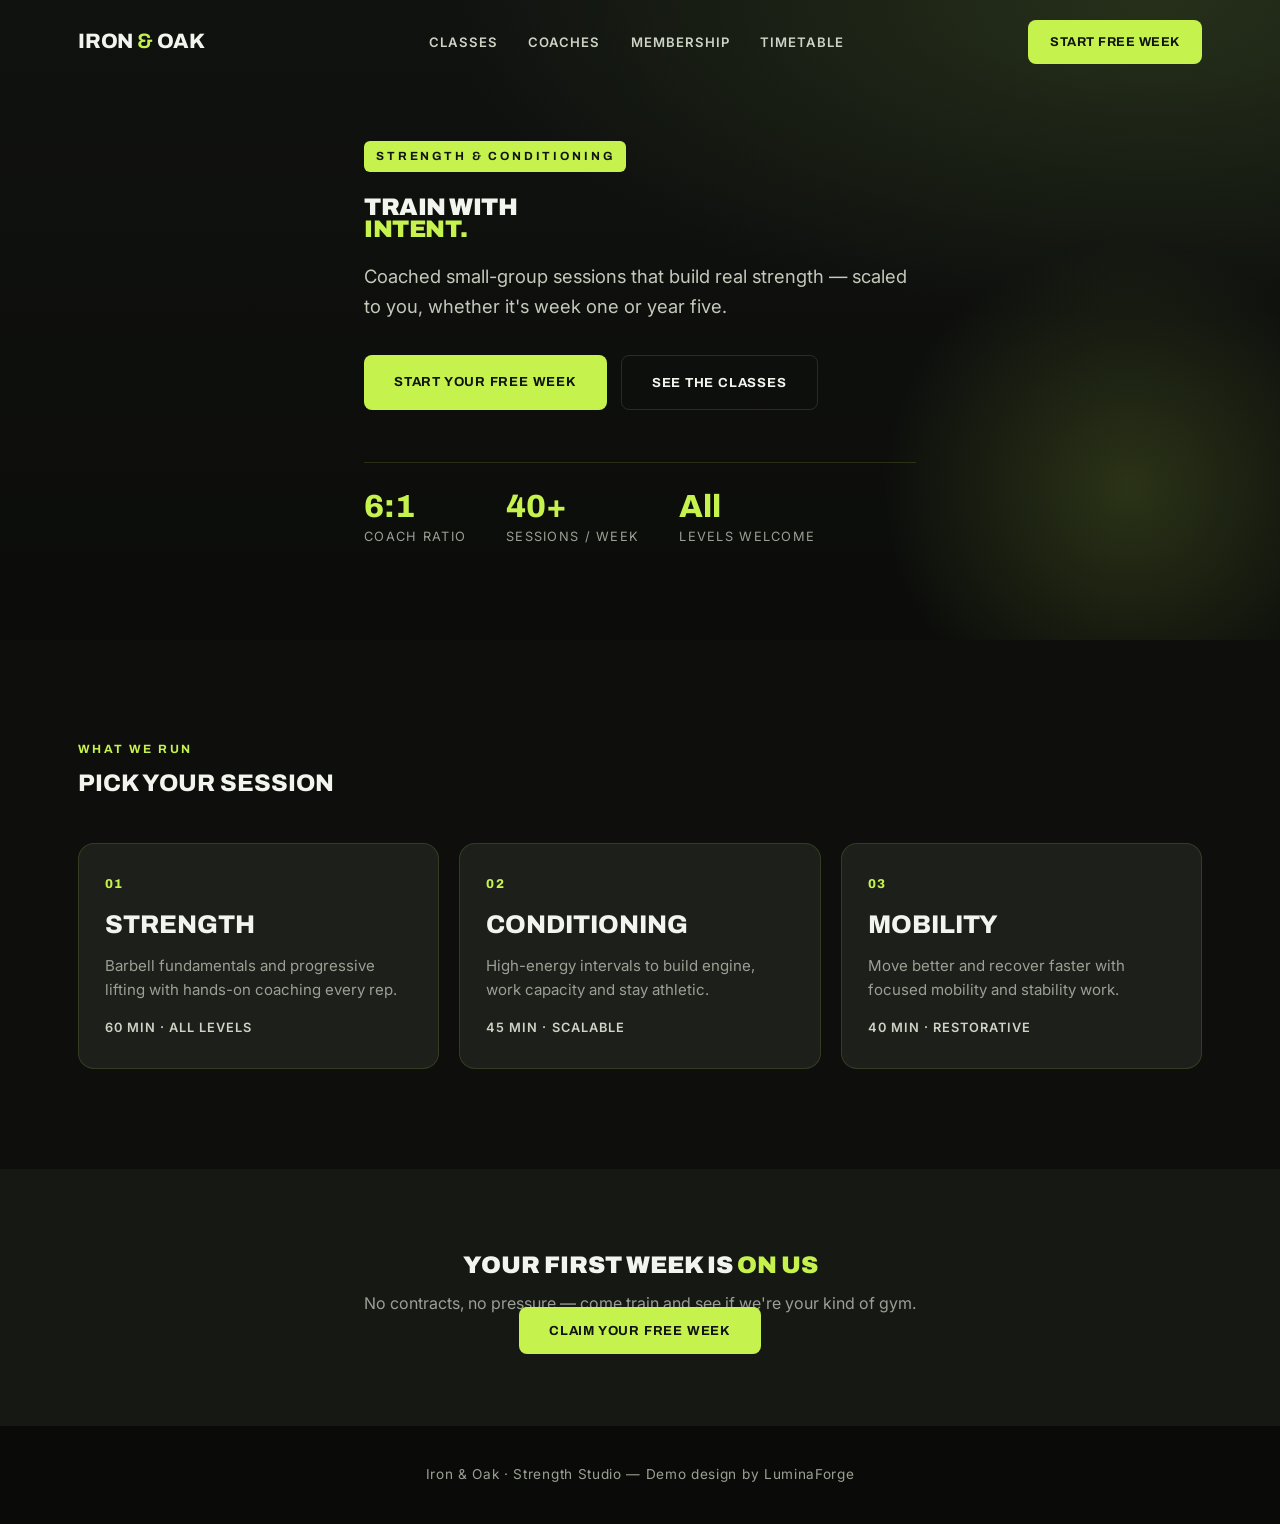
<file: projects/fitness/index.html>
<!DOCTYPE html>
<html lang="en">
<head>
  <meta charset="UTF-8" />
  <meta name="viewport" content="width=device-width, initial-scale=1.0" />
  <title>Iron &amp; Oak — Strength Studio</title>
  <meta name="description" content="Iron & Oak is a strength and conditioning studio with coached small-group training for every level." />
  <link rel="preconnect" href="https://fonts.googleapis.com" />
  <link rel="preconnect" href="https://fonts.gstatic.com" crossorigin />
  <link href="https://fonts.googleapis.com/css2?family=Archivo:wght@500;600;700;800;900&family=Inter:wght@400;500;600&display=swap" rel="stylesheet" />
  <style>
    :root{
      --bg:#0e0f0d; --bg2:#161814; --panel:#1c1f1a; --lime:#c6f24e; --lime2:#a9d93f;
      --ink:#f2f4ee; --muted:#9aa094; --line:rgba(198,242,78,.14);
      --disp:'Archivo',system-ui,sans-serif; --sans:'Inter',system-ui,sans-serif;
    }
    *{margin:0;box-sizing:border-box}
    body{font-family:var(--sans);background:var(--bg);color:var(--ink);line-height:1.6;-webkit-font-smoothing:antialiased}
    a{color:inherit;text-decoration:none}
    .wrap{max-width:1180px;margin-inline:auto;padding-inline:28px}
    header{position:absolute;inset:0 0 auto 0;z-index:5}
    .nav{display:flex;align-items:center;justify-content:space-between;height:84px}
    .brand{font-family:var(--disp);font-weight:800;font-size:1.3rem;letter-spacing:-.01em;text-transform:uppercase}
    .brand b{color:var(--lime)}
    .nav ul{display:flex;gap:30px;list-style:none;font-size:.82rem;font-weight:600;letter-spacing:.08em;text-transform:uppercase;color:#cdd3c5}
    .nav .cta{background:var(--lime);color:#12140f;padding:12px 22px;border-radius:8px;font-family:var(--disp);font-weight:700;font-size:.8rem;letter-spacing:.04em;text-transform:uppercase}
    @media(max-width:820px){.nav ul{display:none}}
    .hero{position:relative;min-height:640px;display:flex;align-items:center;overflow:hidden;
      background:radial-gradient(100% 90% at 90% 0%,#26301a,transparent 55%),linear-gradient(180deg,#101210,#0c0d0b)}
    .hero::after{content:'';position:absolute;right:-10%;bottom:-20%;width:560px;height:560px;border-radius:50%;
      background:radial-gradient(circle at 50% 50%,rgba(198,242,78,.16),transparent 62%)}
    .hero-in{position:relative;z-index:2;padding-top:120px;padding-bottom:70px;max-width:760px}
    .k{display:inline-block;font-family:var(--disp);font-size:.74rem;font-weight:700;letter-spacing:.24em;text-transform:uppercase;color:#12140f;background:var(--lime);padding:6px 12px;border-radius:6px;margin-bottom:24px}
    .hero h1{font-family:var(--disp);font-weight:900;font-size:clamp(3rem,2rem+6.5vw,6.4rem);line-height:.92;letter-spacing:-.02em;text-transform:uppercase}
    .hero h1 em{font-style:normal;color:var(--lime)}
    .hero p{margin-top:22px;font-size:1.15rem;color:#c3c9bb;max-width:46ch}
    .cta-row{display:flex;gap:14px;margin-top:34px;flex-wrap:wrap}
    .btn{padding:16px 30px;border-radius:8px;font-family:var(--disp);font-weight:700;font-size:.82rem;letter-spacing:.06em;text-transform:uppercase}
    .btn-fill{background:var(--lime);color:#12140f}
    .btn-line{border:1px solid var(--line);color:var(--ink)}
    .stats{display:flex;gap:40px;flex-wrap:wrap;margin-top:52px;padding-top:28px;border-top:1px solid var(--line)}
    .stats div b{font-family:var(--disp);font-weight:800;font-size:2rem;color:var(--lime);display:block;line-height:1}
    .stats div span{font-size:.8rem;letter-spacing:.1em;text-transform:uppercase;color:var(--muted)}
    .classes{padding-block:100px}
    .sec-head{max-width:620px;margin-bottom:48px}
    .sec-head .kk{font-family:var(--disp);font-size:.75rem;font-weight:700;letter-spacing:.2em;text-transform:uppercase;color:var(--lime)}
    .sec-head h2{font-family:var(--disp);font-weight:800;font-size:clamp(2rem,1.4rem+3vw,3.4rem);text-transform:uppercase;line-height:1;margin-top:12px}
    .grid{display:grid;grid-template-columns:repeat(3,1fr);gap:20px}
    @media(max-width:820px){.grid{grid-template-columns:1fr}}
    .card{background:var(--panel);border:1px solid var(--line);border-radius:16px;padding:30px 26px;transition:transform .3s,border-color .3s}
    .card:hover{transform:translateY(-5px);border-color:var(--lime)}
    .card .n{font-family:var(--disp);font-weight:800;font-size:.8rem;color:var(--lime);letter-spacing:.1em}
    .card h3{font-family:var(--disp);font-weight:800;font-size:1.6rem;text-transform:uppercase;margin-top:10px}
    .card p{color:var(--muted);font-size:.94rem;margin-top:8px}
    .card .len{margin-top:16px;font-size:.8rem;font-weight:600;letter-spacing:.08em;text-transform:uppercase;color:#cdd3c5}
    .join{background:var(--bg2);padding-block:84px;text-align:center}
    .join h2{font-family:var(--disp);font-weight:900;font-size:clamp(2.2rem,1.5rem+3.5vw,3.6rem);text-transform:uppercase;line-height:1}
    .join h2 em{font-style:normal;color:var(--lime)}
    .join p{color:var(--muted);margin-top:14px}
    footer{background:#0a0b09;color:var(--muted);text-align:center;padding-block:38px;font-size:.85rem;letter-spacing:.05em}
  </style>
</head>
<body>
  <header><div class="wrap nav">
    <div class="brand">Iron <b>&amp;</b> Oak</div>
    <ul><li>Classes</li><li>Coaches</li><li>Membership</li><li>Timetable</li></ul>
    <a class="cta" href="#join">Start free week</a>
  </div></header>

  <section class="hero"><div class="wrap"><div class="hero-in">
    <span class="k">Strength &amp; Conditioning</span>
    <h1>Train with<br><em>intent.</em></h1>
    <p>Coached small-group sessions that build real strength — scaled to you, whether it's week one or year five.</p>
    <div class="cta-row">
      <a class="btn btn-fill" href="#join">Start your free week</a>
      <a class="btn btn-line" href="#classes">See the classes</a>
    </div>
    <div class="stats">
      <div><b>6:1</b><span>Coach ratio</span></div>
      <div><b>40+</b><span>Sessions / week</span></div>
      <div><b>All</b><span>Levels welcome</span></div>
    </div>
  </div></div></section>

  <section class="classes" id="classes"><div class="wrap">
    <div class="sec-head">
      <div class="kk">What we run</div>
      <h2>Pick your session</h2>
    </div>
    <div class="grid">
      <div class="card"><div class="n">01</div><h3>Strength</h3><p>Barbell fundamentals and progressive lifting with hands-on coaching every rep.</p><div class="len">60 min · all levels</div></div>
      <div class="card"><div class="n">02</div><h3>Conditioning</h3><p>High-energy intervals to build engine, work capacity and stay athletic.</p><div class="len">45 min · scalable</div></div>
      <div class="card"><div class="n">03</div><h3>Mobility</h3><p>Move better and recover faster with focused mobility and stability work.</p><div class="len">40 min · restorative</div></div>
    </div>
  </div></section>

  <section class="join" id="join"><div class="wrap">
    <h2>Your first week is <em>on us</em></h2>
    <p>No contracts, no pressure — come train and see if we're your kind of gym.</p>
    <a class="btn btn-fill" style="margin-top:26px" href="#">Claim your free week</a>
  </div></section>

  <footer><div class="wrap">Iron &amp; Oak · Strength Studio — Demo design by LuminaForge</div></footer>
</body>
</html>
</file>
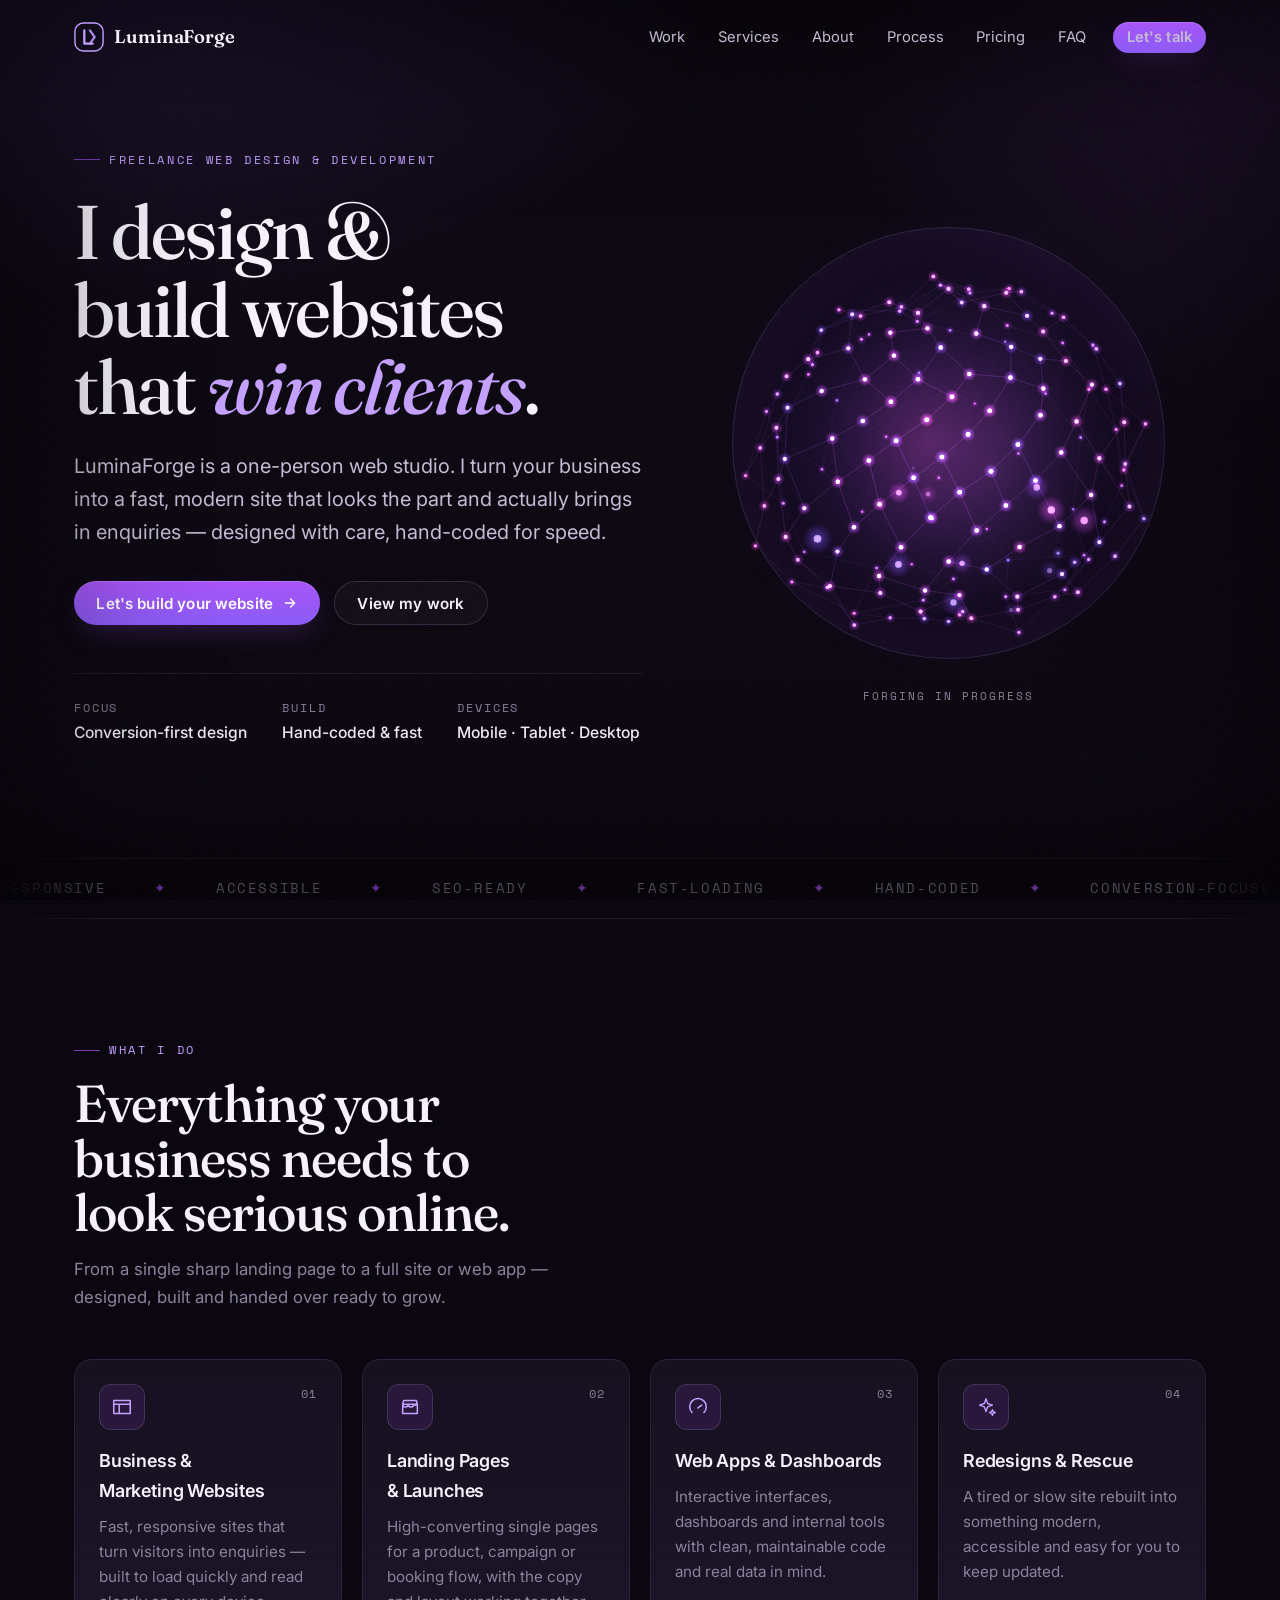
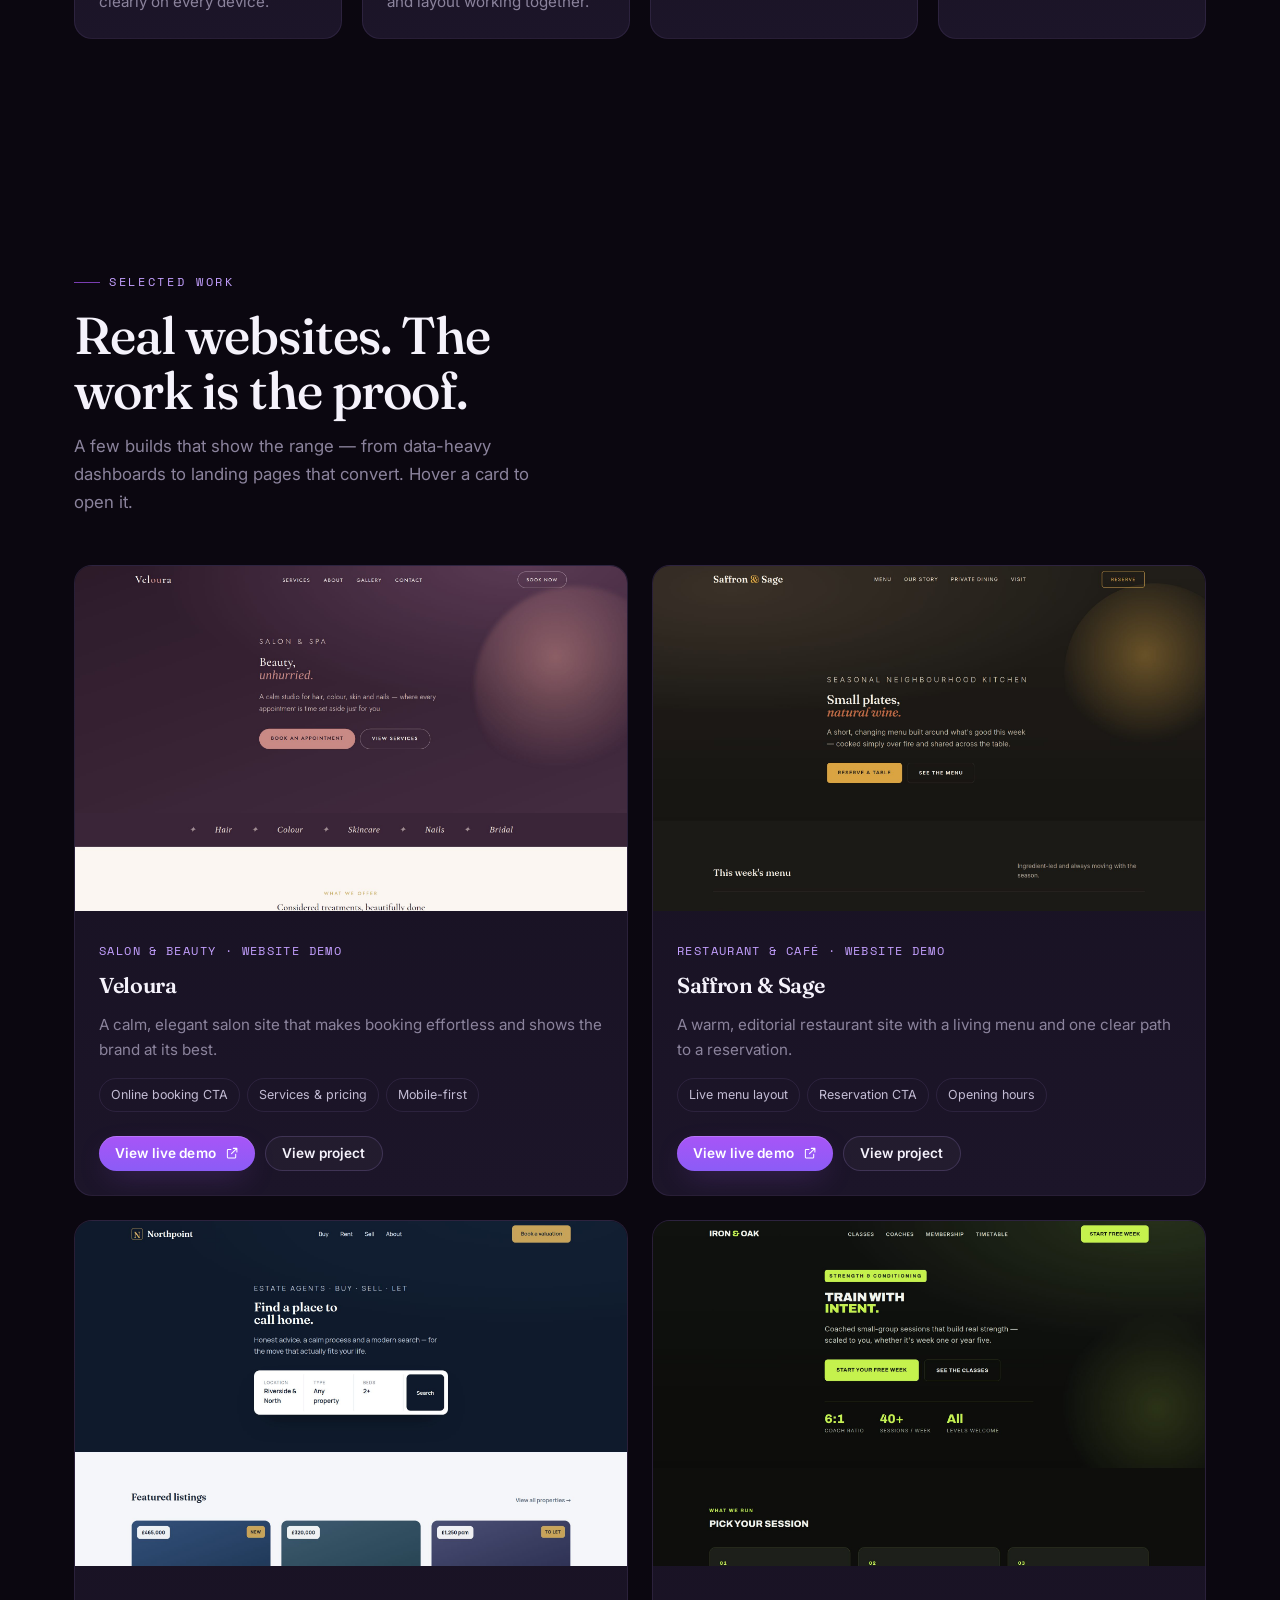
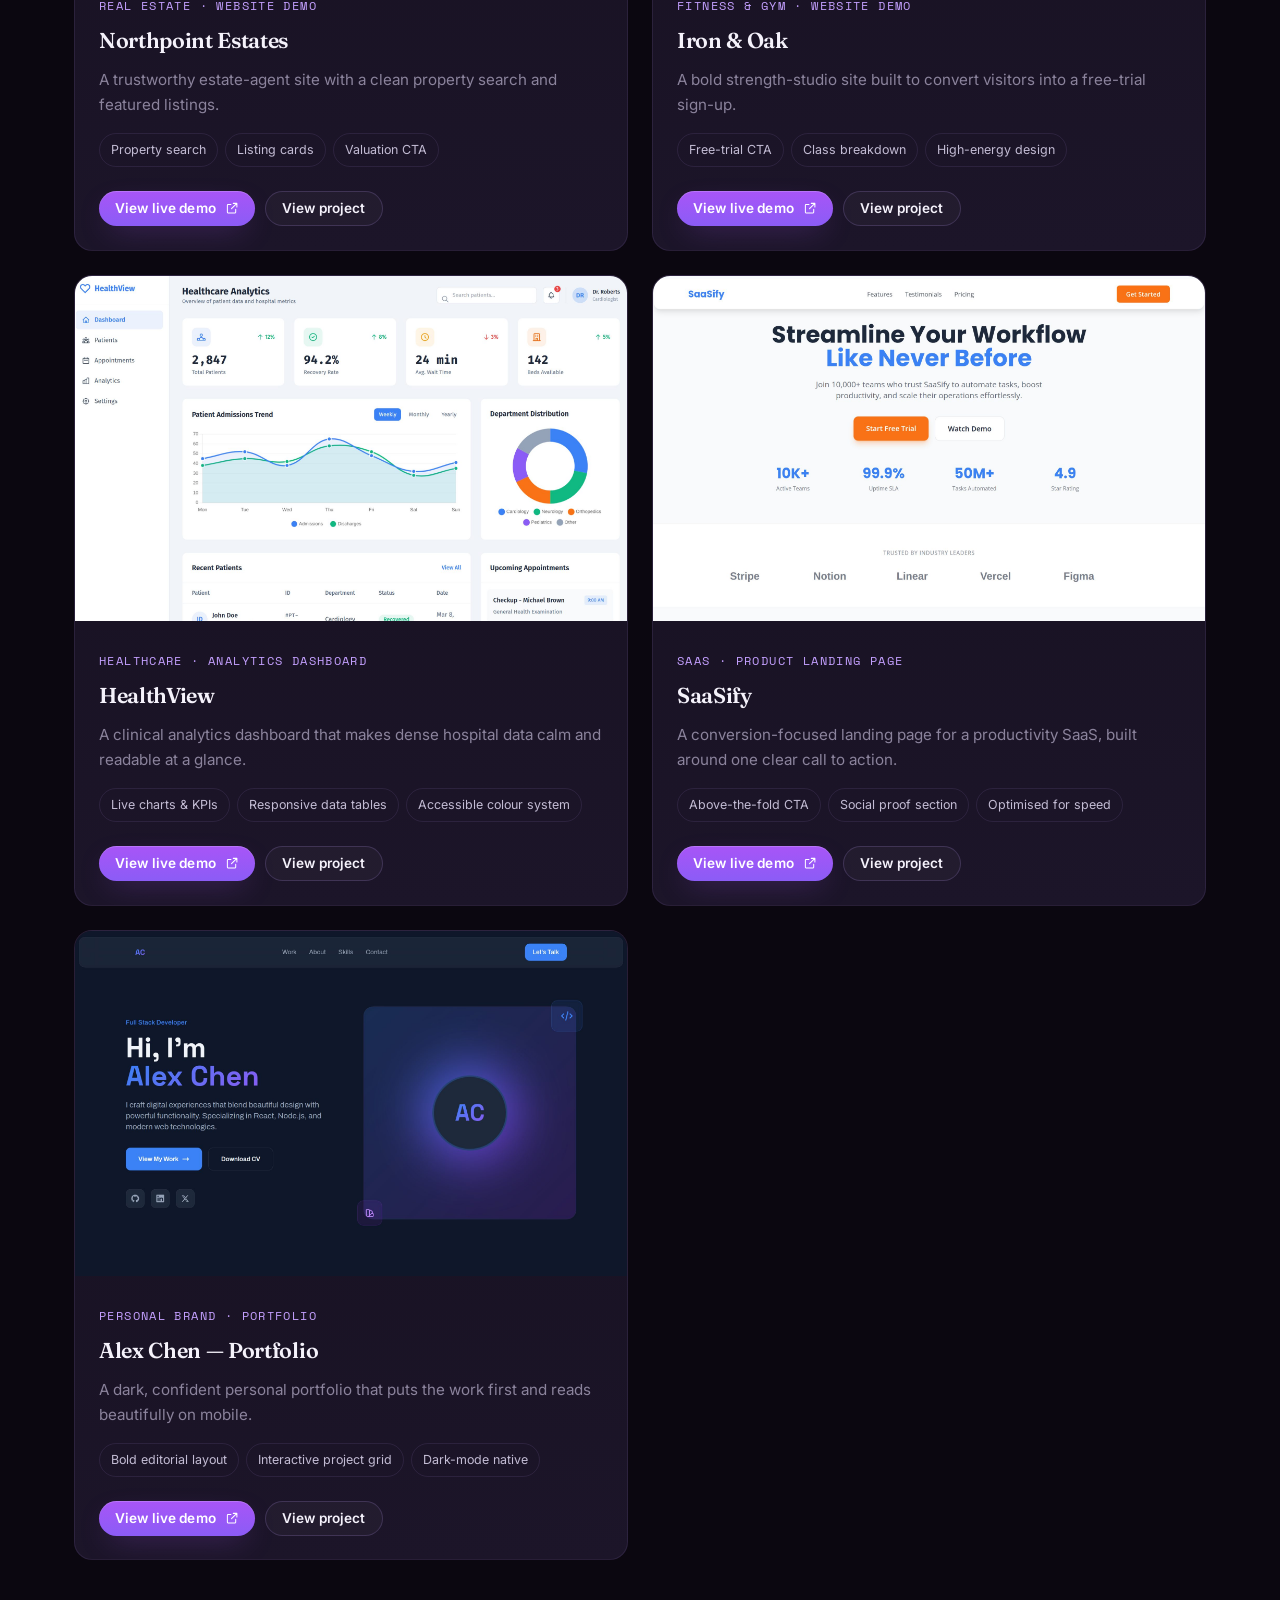
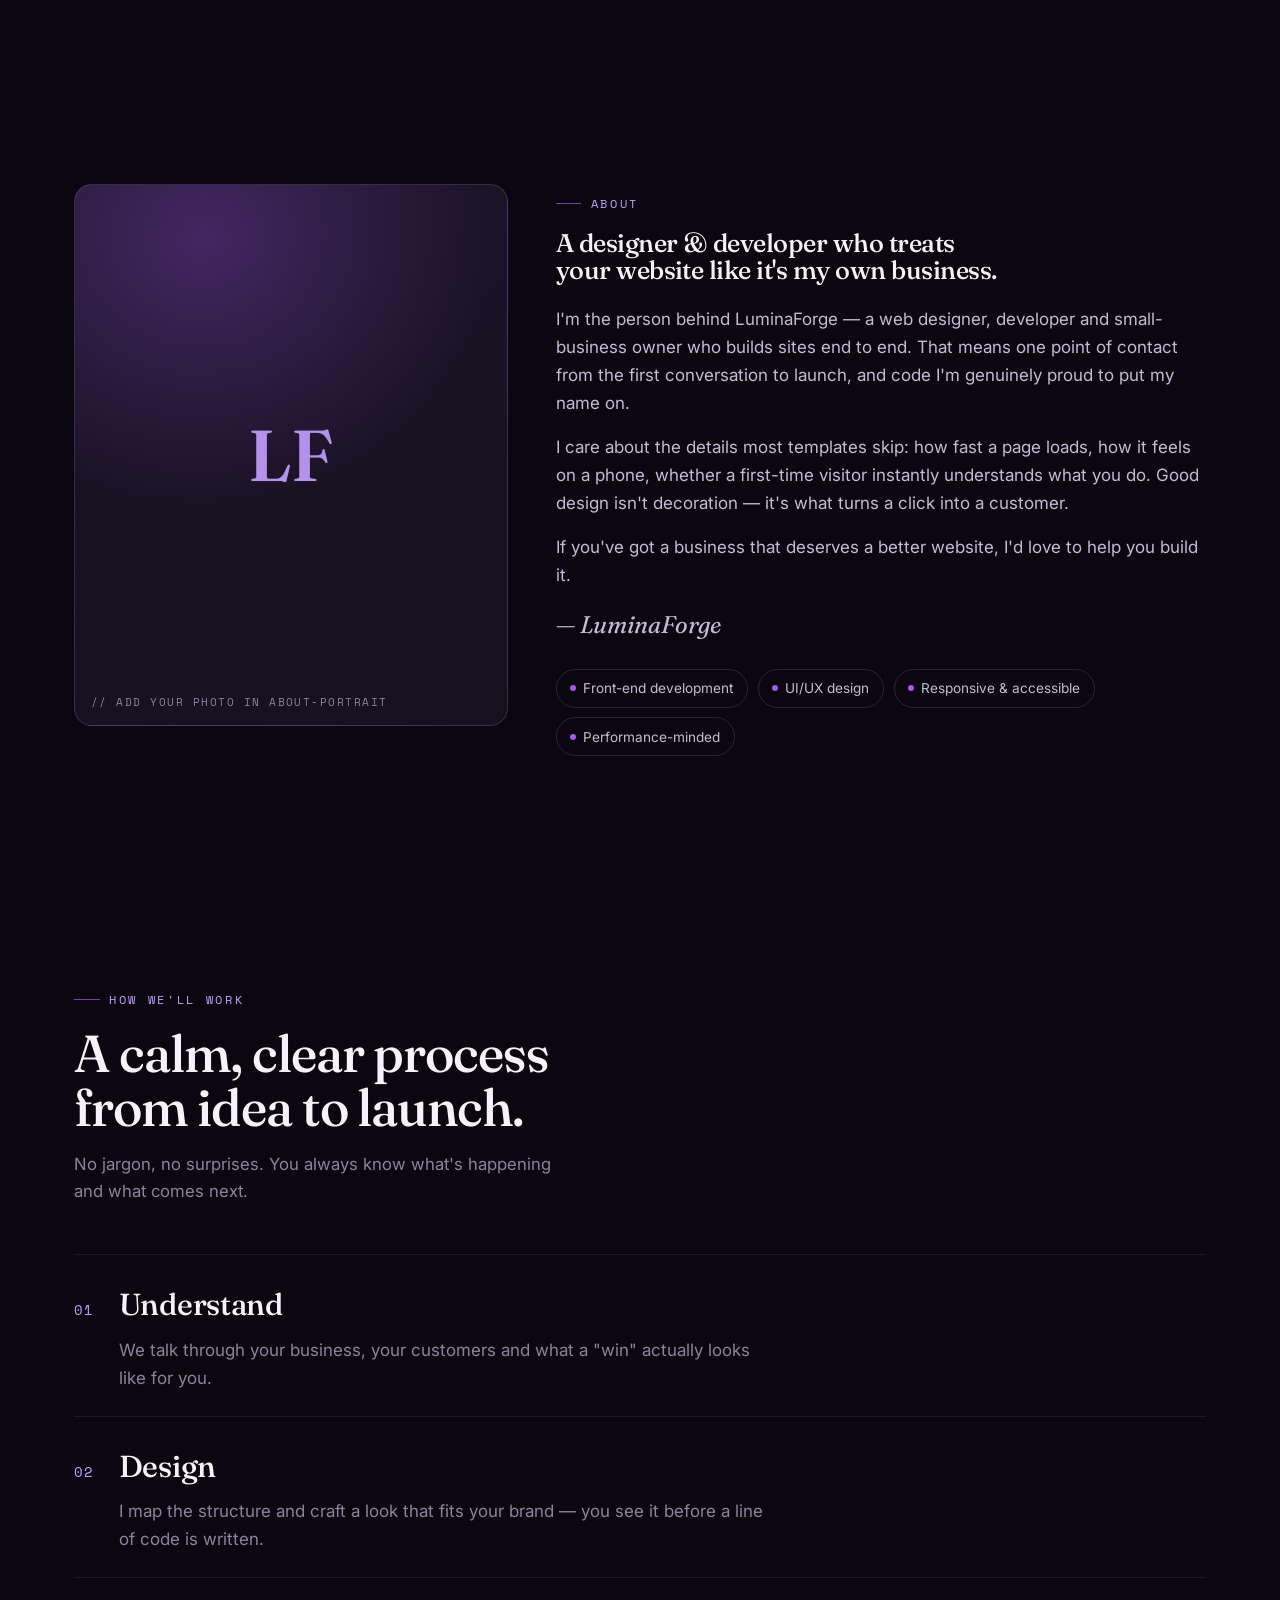
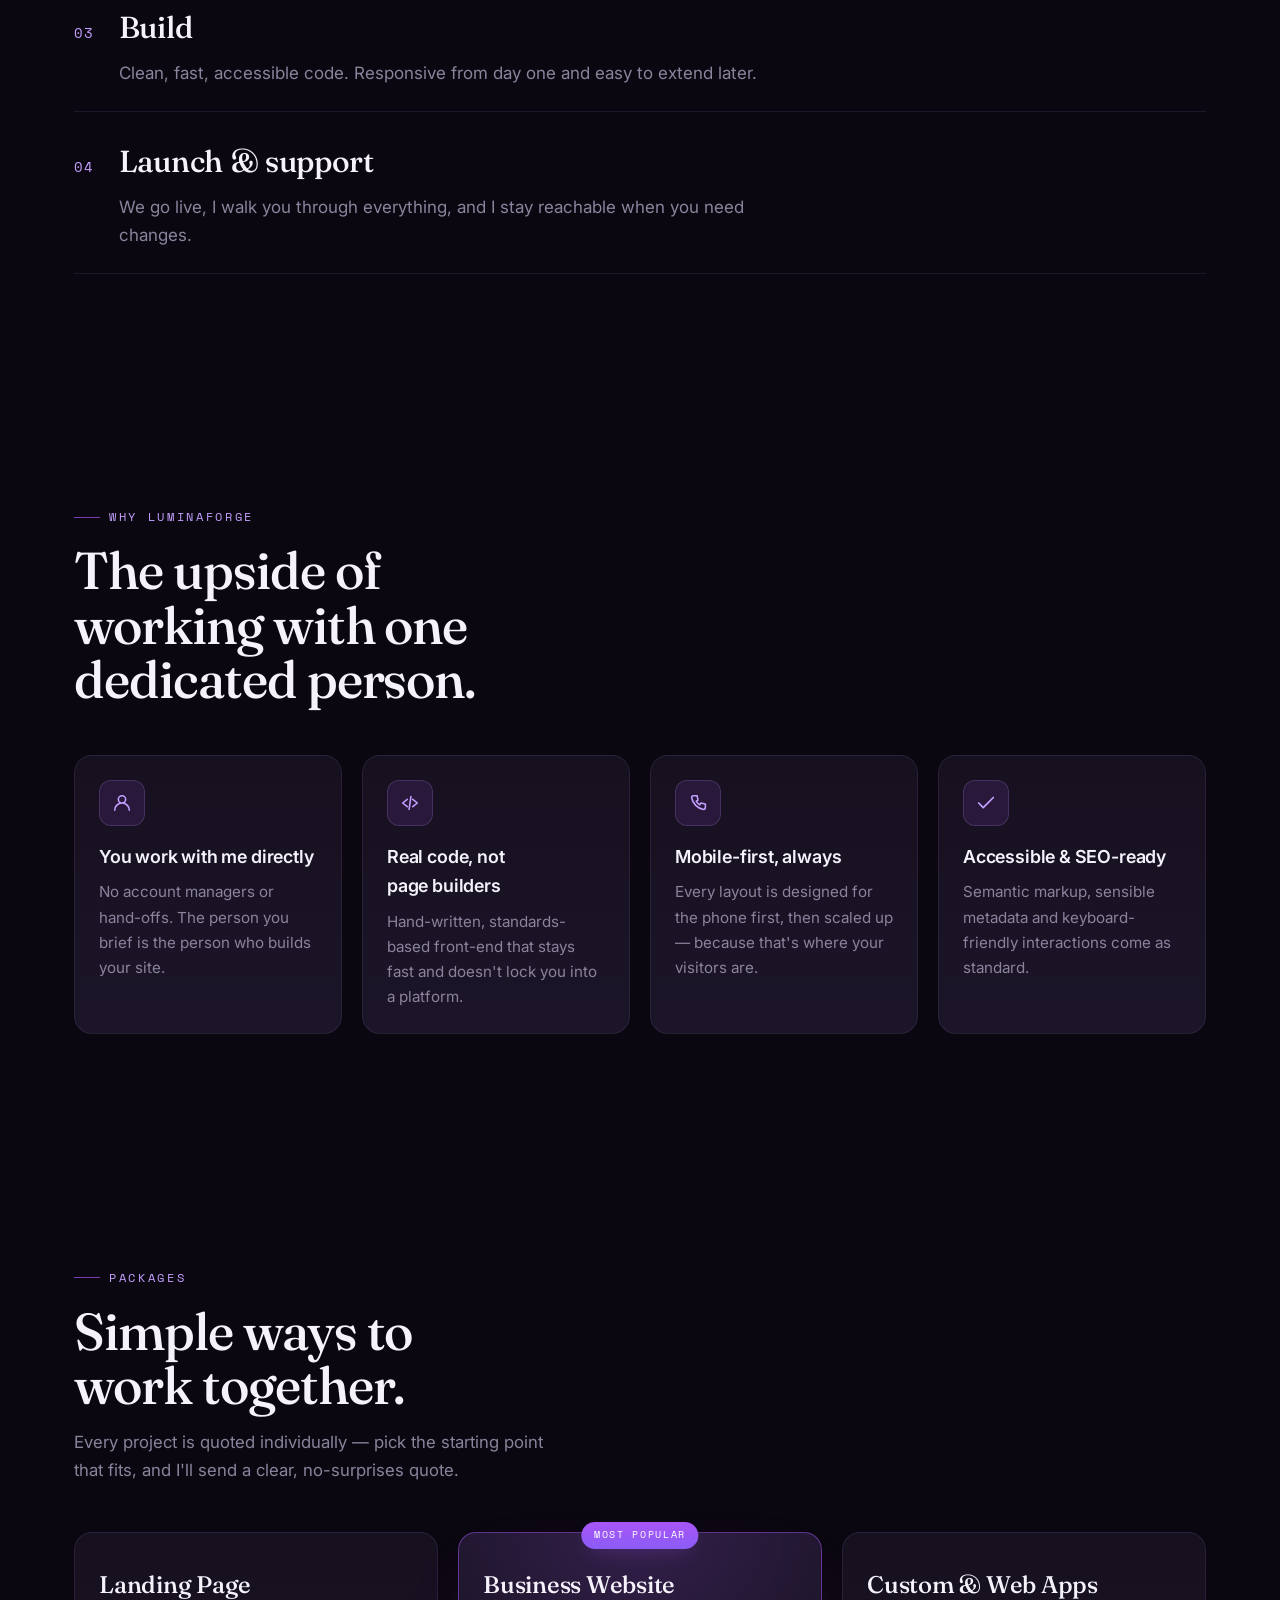
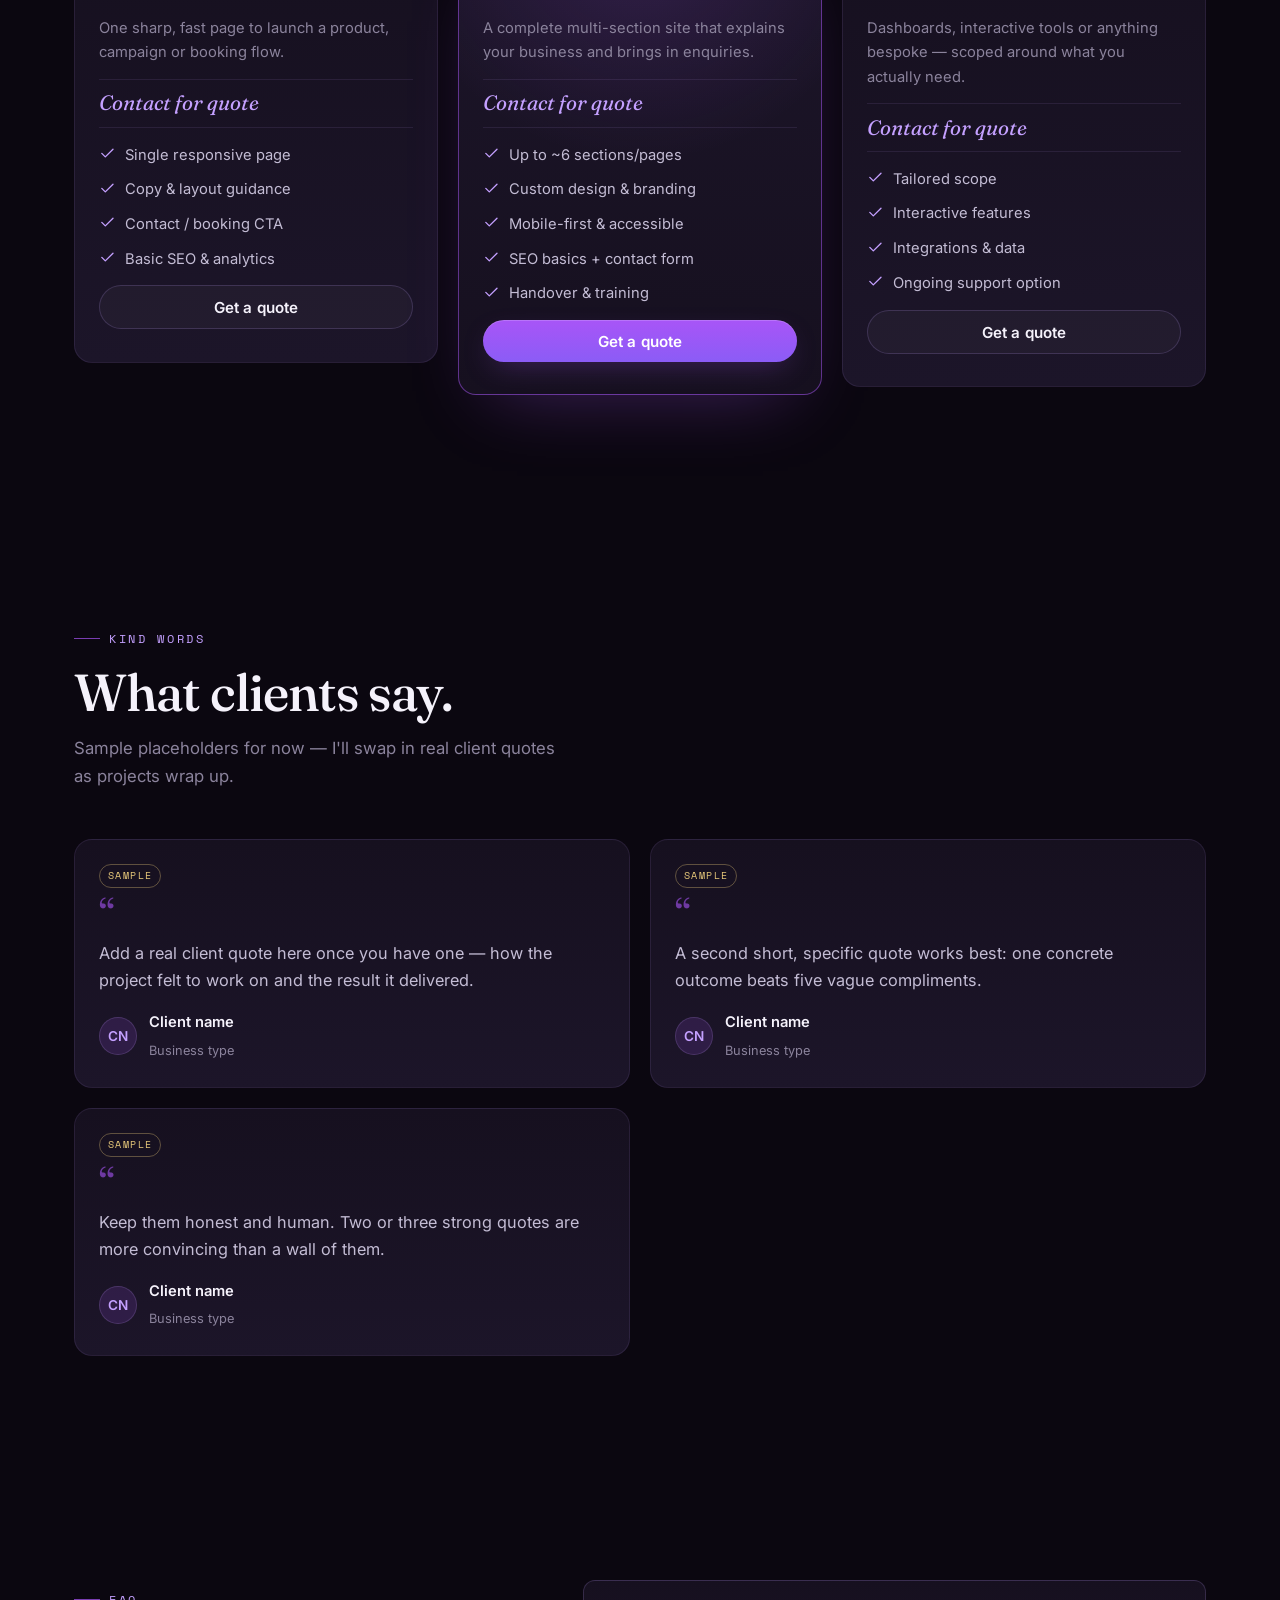
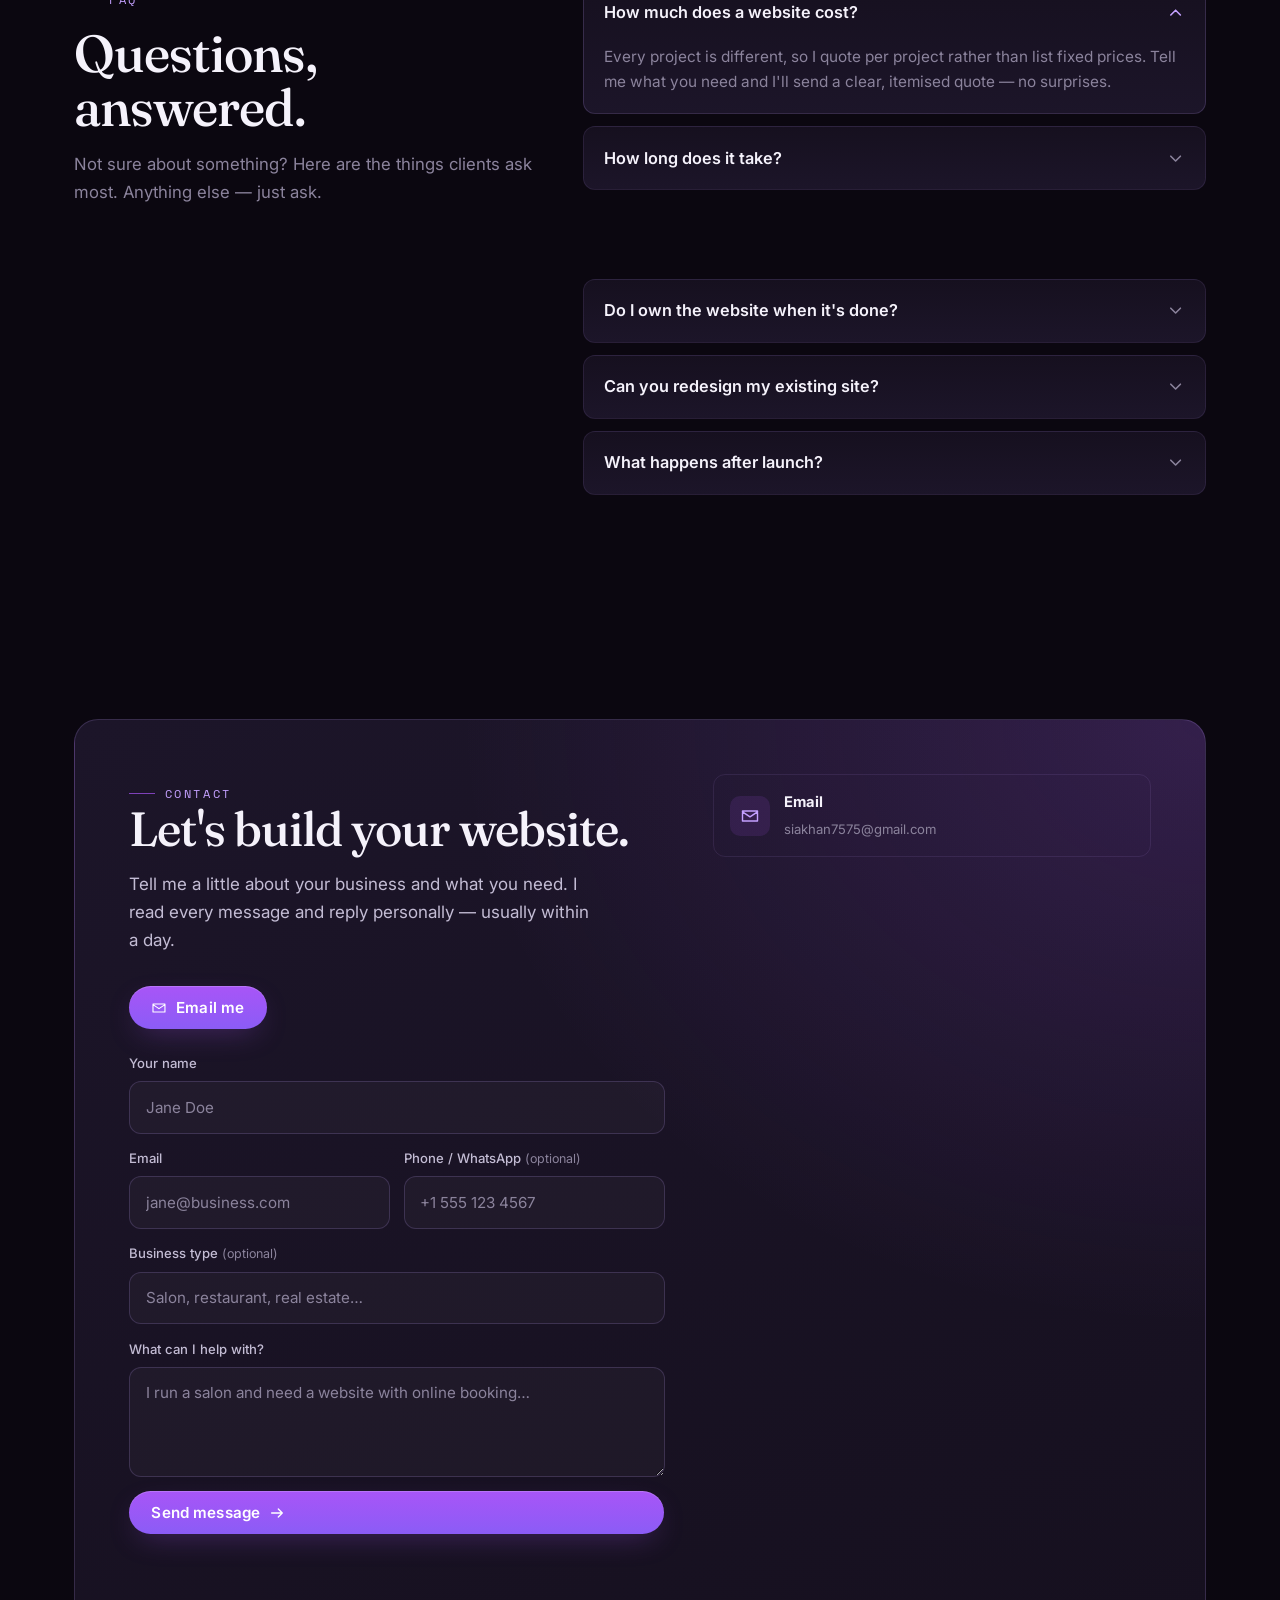
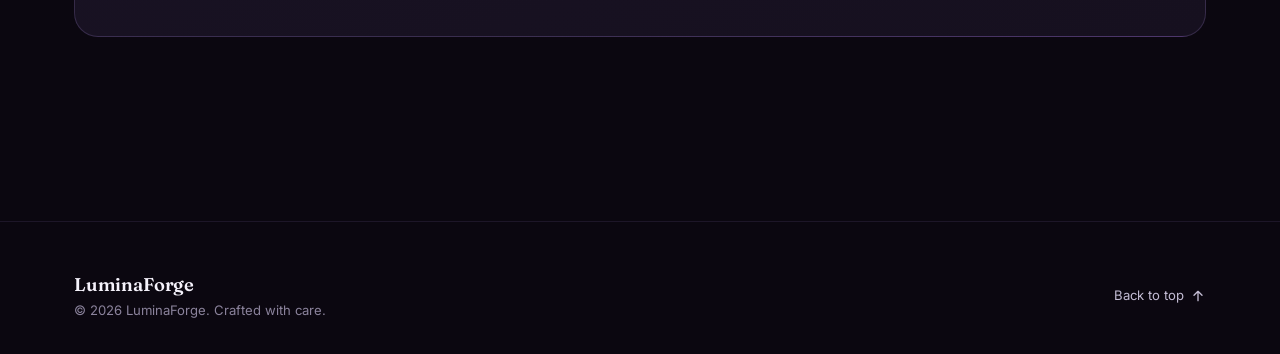
<file: projects/luminaforge/index.html>
<!DOCTYPE html>
<html lang="en">
<head>
  <meta charset="UTF-8" />
  <meta name="viewport" content="width=device-width, initial-scale=1.0" />

  <!-- Primary SEO -->
  <title>LuminaForge — Freelance Web Design & Development</title>
  <meta name="description" content="LuminaForge builds fast, modern, client-winning websites — business sites, landing pages and web apps designed and hand-coded to convert. Let's build yours." />
  <meta name="author" content="LuminaForge" />
  <meta name="theme-color" content="#0b0710" />
  <link rel="canonical" href="https://luminaforge.example/" />

  <!-- Open Graph / social -->
  <meta property="og:type" content="website" />
  <meta property="og:site_name" content="LuminaForge" />
  <meta property="og:title" content="LuminaForge — Websites that win clients" />
  <meta property="og:description" content="Freelance web design & development. Fast, modern, hand-coded websites built to turn visitors into clients." />
  <meta property="og:image" content="assets/img/og-cover.jpg" />
  <meta property="og:image:alt" content="LuminaForge — freelance web design & development" />
  <meta name="twitter:card" content="summary_large_image" />
  <meta name="twitter:title" content="LuminaForge — Websites that win clients" />
  <meta name="twitter:description" content="Freelance web design & development. Fast, modern, hand-coded websites built to convert." />
  <meta name="twitter:image" content="assets/img/og-cover.jpg" />

  <!-- Icons -->
  <link rel="icon" href="assets/img/favicon.svg" type="image/svg+xml" />
  <link rel="apple-touch-icon" href="assets/img/favicon.svg" />

  <!-- Fonts -->
  <link rel="preconnect" href="https://fonts.googleapis.com" />
  <link rel="preconnect" href="https://fonts.gstatic.com" crossorigin />
  <link href="https://fonts.googleapis.com/css2?family=Fraunces:ital,opsz,wght@0,9..144,400..600;1,9..144,400..500&family=Inter:wght@400;500;600;700&family=Space+Mono:wght@400;700&display=swap" rel="stylesheet" />

  <link rel="stylesheet" href="assets/css/styles.css" />

  <!-- Structured data -->
  <script type="application/ld+json">
  {
    "@context": "https://schema.org",
    "@type": "ProfessionalService",
    "name": "LuminaForge",
    "description": "Freelance web design and development studio building fast, modern, conversion-focused websites.",
    "url": "https://luminaforge.example/",
    "email": "siakhan7575@gmail.com",
    "areaServed": "Worldwide",
    "serviceType": ["Web design", "Web development", "Landing pages", "Web apps"]
  }
  </script>
</head>
<body>
  <a class="skip-link" href="#main">Skip to content</a>

  <!-- ================= Cinematic layers ================= -->
  <div class="intro" id="intro" role="presentation">
    <div class="intro-inner">
      <span class="intro-mark">LuminaForge</span>
      <span class="intro-line"></span>
      <span class="intro-sub">Web design &amp; development</span>
    </div>
  </div>
  <div class="vignette" aria-hidden="true"></div>
  <div class="scroll-progress" id="scrollProgress" aria-hidden="true"></div>

  <!-- ================= Header ================= -->
  <header class="site-header" id="siteHeader">
    <div class="container nav">
      <a class="brand" href="#top" aria-label="LuminaForge home">
        <svg class="mark" viewBox="0 0 32 32" fill="none" aria-hidden="true">
          <rect x="1" y="1" width="30" height="30" rx="9" stroke="url(#lg)" stroke-width="1.5"/>
          <path d="M11 9v14h9" stroke="url(#lg)" stroke-width="2.4" stroke-linecap="round" stroke-linejoin="round"/>
          <path d="M17 9l5 7-5 7" stroke="#c4a0ff" stroke-width="2.4" stroke-linecap="round" stroke-linejoin="round" opacity="0.85"/>
          <defs><linearGradient id="lg" x1="0" y1="0" x2="32" y2="32">
            <stop stop-color="#c4a0ff"/><stop offset="1" stop-color="#8b5cf6"/>
          </linearGradient></defs>
        </svg>
        <strong>LuminaForge</strong>
      </a>

      <nav class="nav-links" id="navLinks" aria-label="Primary">
        <a href="#work">Work</a>
        <a href="#services">Services</a>
        <a href="#about">About</a>
        <a href="#process">Process</a>
        <a href="#pricing">Pricing</a>
        <a href="#faq">FAQ</a>
        <a href="#contact" class="btn btn-primary btn-sm nav-cta">Let's talk</a>
      </nav>

      <button class="nav-toggle" id="navToggle" aria-label="Toggle menu" aria-expanded="false" aria-controls="navLinks">
        <span></span>
      </button>
    </div>
  </header>

  <main id="main">
    <span id="top"></span>

    <!-- ================= Hero ================= -->
    <section class="hero section" aria-labelledby="hero-title">
      <div class="container hero-grid">
        <div class="hero-copy">
          <p class="eyebrow reveal cine">Freelance web design &amp; development</p>
          <h1 id="hero-title" class="reveal cine" data-delay="1">
            I design &amp; build websites that <em>win clients</em>.
          </h1>
          <p class="lead reveal" data-delay="2">
            LuminaForge is a one-person web studio. I turn your business into a fast,
            modern site that looks the part and actually brings in enquiries — designed
            with care, hand-coded for speed.
          </p>
          <div class="hero-actions reveal" data-delay="3">
            <a href="#contact" class="btn btn-primary">
              Let's build your website
              <svg viewBox="0 0 24 24" fill="none" aria-hidden="true"><path d="M5 12h14M13 6l6 6-6 6" stroke="currentColor" stroke-width="2" stroke-linecap="round" stroke-linejoin="round"/></svg>
            </a>
            <a href="#work" class="btn btn-ghost">View my work</a>
          </div>
          <dl class="hero-meta reveal" data-delay="3">
            <div><dt>Focus</dt><dd>Conversion-first design</dd></div>
            <div><dt>Build</dt><dd>Hand-coded &amp; fast</dd></div>
            <div><dt>Devices</dt><dd>Mobile · Tablet · Desktop</dd></div>
          </dl>
        </div>

        <div class="hero-visual reveal" data-delay="2">
          <div class="hero-stage" id="heroStage" data-parallax="0.05" aria-hidden="true">
            <div class="stage-ring"></div>
            <canvas id="heroCanvas"></canvas>
            <span class="stage-label">forging in progress</span>
          </div>
        </div>
      </div>
    </section>

    <!-- ================= Marquee ================= -->
    <div class="marquee" aria-hidden="true">
      <div class="marquee-track" id="marquee">
        <span>Responsive</span><span>Accessible</span><span>SEO-ready</span>
        <span>Fast-loading</span><span>Hand-coded</span><span>Conversion-focused</span>
      </div>
    </div>

    <!-- ================= Services ================= -->
    <section class="section" id="services" aria-labelledby="services-title">
      <div class="container">
        <div class="section-head reveal">
          <span class="eyebrow">What I do</span>
          <h2 id="services-title">Everything your business needs to look serious online.</h2>
          <p>From a single sharp landing page to a full site or web app — designed, built and handed over ready to grow.</p>
        </div>
        <div class="grid grid-4" id="servicesGrid"></div>
      </div>
    </section>

    <!-- ================= Portfolio / Work ================= -->
    <section class="section" id="work" aria-labelledby="work-title">
      <div class="container">
        <div class="section-head reveal">
          <span class="eyebrow">Selected work</span>
          <h2 id="work-title">Real websites. The work is the proof.</h2>
          <p>A few builds that show the range — from data-heavy dashboards to landing pages that convert. Hover a card to open it.</p>
        </div>
        <div class="portfolio-grid" id="portfolioGrid" aria-live="polite">
          <!-- Fallback if JS is disabled -->
          <noscript><p style="color:var(--ink-mute)">Enable JavaScript to view the interactive project gallery, or email me for a portfolio walkthrough.</p></noscript>
        </div>
      </div>
    </section>

    <!-- ================= About ================= -->
    <section class="section" id="about" aria-labelledby="about-title">
      <div class="container about-grid">
        <div class="about-portrait reveal">
          <span class="initials">LF</span>
          <span class="portrait-note">// add your photo in about-portrait</span>
        </div>
        <div class="about-body reveal" data-delay="1">
          <span class="eyebrow">About</span>
          <h2 id="about-title" style="font-family:var(--font-display);font-weight:500;font-size:clamp(1.8rem,1.2rem+2.4vw,2.8rem);letter-spacing:-0.02em;line-height:1.08;margin:1rem 0 1.25rem;">
            A designer &amp; developer who treats your website like it's my own business.
          </h2>
          <p>
            I'm the person behind LuminaForge — a web designer, developer and small-business
            owner who builds sites end to end. That means one point of contact from the first
            conversation to launch, and code I'm genuinely proud to put my name on.
          </p>
          <p>
            I care about the details most templates skip: how fast a page loads, how it feels
            on a phone, whether a first-time visitor instantly understands what you do. Good
            design isn't decoration — it's what turns a click into a customer.
          </p>
          <p>
            If you've got a business that deserves a better website, I'd love to help you build it.
          </p>
          <p class="about-signature">— LuminaForge</p>
          <div class="about-facts">
            <span class="chip">Front-end development</span>
            <span class="chip">UI/UX design</span>
            <span class="chip">Responsive &amp; accessible</span>
            <span class="chip">Performance-minded</span>
          </div>
        </div>
      </div>
    </section>

    <!-- ================= Process ================= -->
    <section class="section" id="process" aria-labelledby="process-title">
      <div class="container">
        <div class="section-head reveal">
          <span class="eyebrow">How we'll work</span>
          <h2 id="process-title">A calm, clear process from idea to launch.</h2>
          <p>No jargon, no surprises. You always know what's happening and what comes next.</p>
        </div>
        <div class="process-list" id="processList"></div>
      </div>
    </section>

    <!-- ================= Why work with me ================= -->
    <section class="section" id="why" aria-labelledby="why-title">
      <div class="container">
        <div class="section-head reveal">
          <span class="eyebrow">Why LuminaForge</span>
          <h2 id="why-title">The upside of working with one dedicated person.</h2>
        </div>
        <div class="grid grid-4" id="reasonsGrid"></div>
      </div>
    </section>

    <!-- ================= Pricing / Packages ================= -->
    <section class="section" id="pricing" aria-labelledby="pricing-title">
      <div class="container">
        <div class="section-head reveal">
          <span class="eyebrow">Packages</span>
          <h2 id="pricing-title">Simple ways to work together.</h2>
          <p>Every project is quoted individually — pick the starting point that fits, and I'll send a clear, no-surprises quote.</p>
        </div>
        <div class="packages-grid" id="packagesGrid"></div>
      </div>
    </section>

    <!-- ================= Testimonials ================= -->
    <section class="section" id="testimonials" aria-labelledby="testi-title">
      <div class="container">
        <div class="section-head reveal">
          <span class="eyebrow">Kind words</span>
          <h2 id="testi-title">What clients say.</h2>
          <p>Sample placeholders for now — I'll swap in real client quotes as projects wrap up.</p>
        </div>
        <div class="grid grid-2" id="testimonialsGrid"></div>
      </div>
    </section>

    <!-- ================= FAQ ================= -->
    <section class="section" id="faq" aria-labelledby="faq-title">
      <div class="container faq-layout">
        <div class="section-head reveal">
          <span class="eyebrow">FAQ</span>
          <h2 id="faq-title">Questions, answered.</h2>
          <p>Not sure about something? Here are the things clients ask most. Anything else — just ask.</p>
        </div>
        <div class="faq-list" id="faqList"></div>
      </div>
    </section>

    <!-- ================= Contact ================= -->
    <section class="section" id="contact" aria-labelledby="contact-title">
      <div class="container">
        <div class="contact-wrap reveal">
          <div class="contact-grid">
            <div>
              <span class="eyebrow">Contact</span>
              <h2 id="contact-title">Let's build your website.</h2>
              <p>Tell me a little about your business and what you need. I read every message and reply personally — usually within a day.</p>

              <div class="contact-actions" id="contactActions"></div>

              <form class="form" id="contactForm" novalidate>
                <div class="field">
                  <label for="cf-name">Your name</label>
                  <input id="cf-name" name="name" type="text" autocomplete="name" placeholder="Jane Doe" required />
                </div>
                <div class="field-row">
                  <div class="field">
                    <label for="cf-email">Email</label>
                    <input id="cf-email" name="email" type="email" autocomplete="email" placeholder="jane@business.com" required />
                  </div>
                  <div class="field">
                    <label for="cf-phone">Phone / WhatsApp <span class="opt">(optional)</span></label>
                    <input id="cf-phone" name="phone" type="tel" autocomplete="tel" placeholder="+1 555 123 4567" />
                  </div>
                </div>
                <div class="field">
                  <label for="cf-business">Business type <span class="opt">(optional)</span></label>
                  <input id="cf-business" name="business" type="text" placeholder="Salon, restaurant, real estate…" list="cf-business-list" />
                  <datalist id="cf-business-list">
                    <option value="Salon & Beauty"></option>
                    <option value="Restaurant & Café"></option>
                    <option value="Real Estate"></option>
                    <option value="Fitness & Gym"></option>
                    <option value="E-commerce"></option>
                    <option value="Other"></option>
                  </datalist>
                </div>
                <div class="field">
                  <label for="cf-msg">What can I help with?</label>
                  <textarea id="cf-msg" name="message" placeholder="I run a salon and need a website with online booking…" required></textarea>
                </div>
                <button type="submit" class="btn btn-primary" id="cf-submit">
                  Send message
                  <svg viewBox="0 0 24 24" fill="none" aria-hidden="true"><path d="M4 12h16M14 6l6 6-6 6" stroke="currentColor" stroke-width="2" stroke-linecap="round" stroke-linejoin="round"/></svg>
                </button>
                <p class="form-status" id="cf-status" role="status" aria-live="polite"></p>
              </form>
            </div>

            <aside aria-label="Direct contact details">
              <ul class="contact-list" id="contactList"></ul>
            </aside>
          </div>
        </div>
      </div>
    </section>
  </main>

  <!-- ================= Footer ================= -->
  <footer class="site-footer">
    <div class="container footer-grid">
      <div>
        <a class="brand" href="#top" aria-label="LuminaForge home">
          <strong>LuminaForge</strong>
        </a>
        <p class="footer-legal" id="footerLegal"></p>
      </div>
      <div class="footer-socials" id="footerSocials" aria-label="Social links"></div>
      <a class="to-top" href="#top">
        Back to top
        <svg viewBox="0 0 24 24" width="16" height="16" fill="none" aria-hidden="true"><path d="M12 19V5M6 11l6-6 6 6" stroke="currentColor" stroke-width="2" stroke-linecap="round" stroke-linejoin="round"/></svg>
      </a>
    </div>
  </footer>

  <script src="assets/js/config.js"></script>
  <script src="assets/js/cinematic.js" defer></script>
  <script src="assets/js/hero3d.js" defer></script>
  <script src="assets/js/main.js" defer></script>
</body>
</html>
</file>
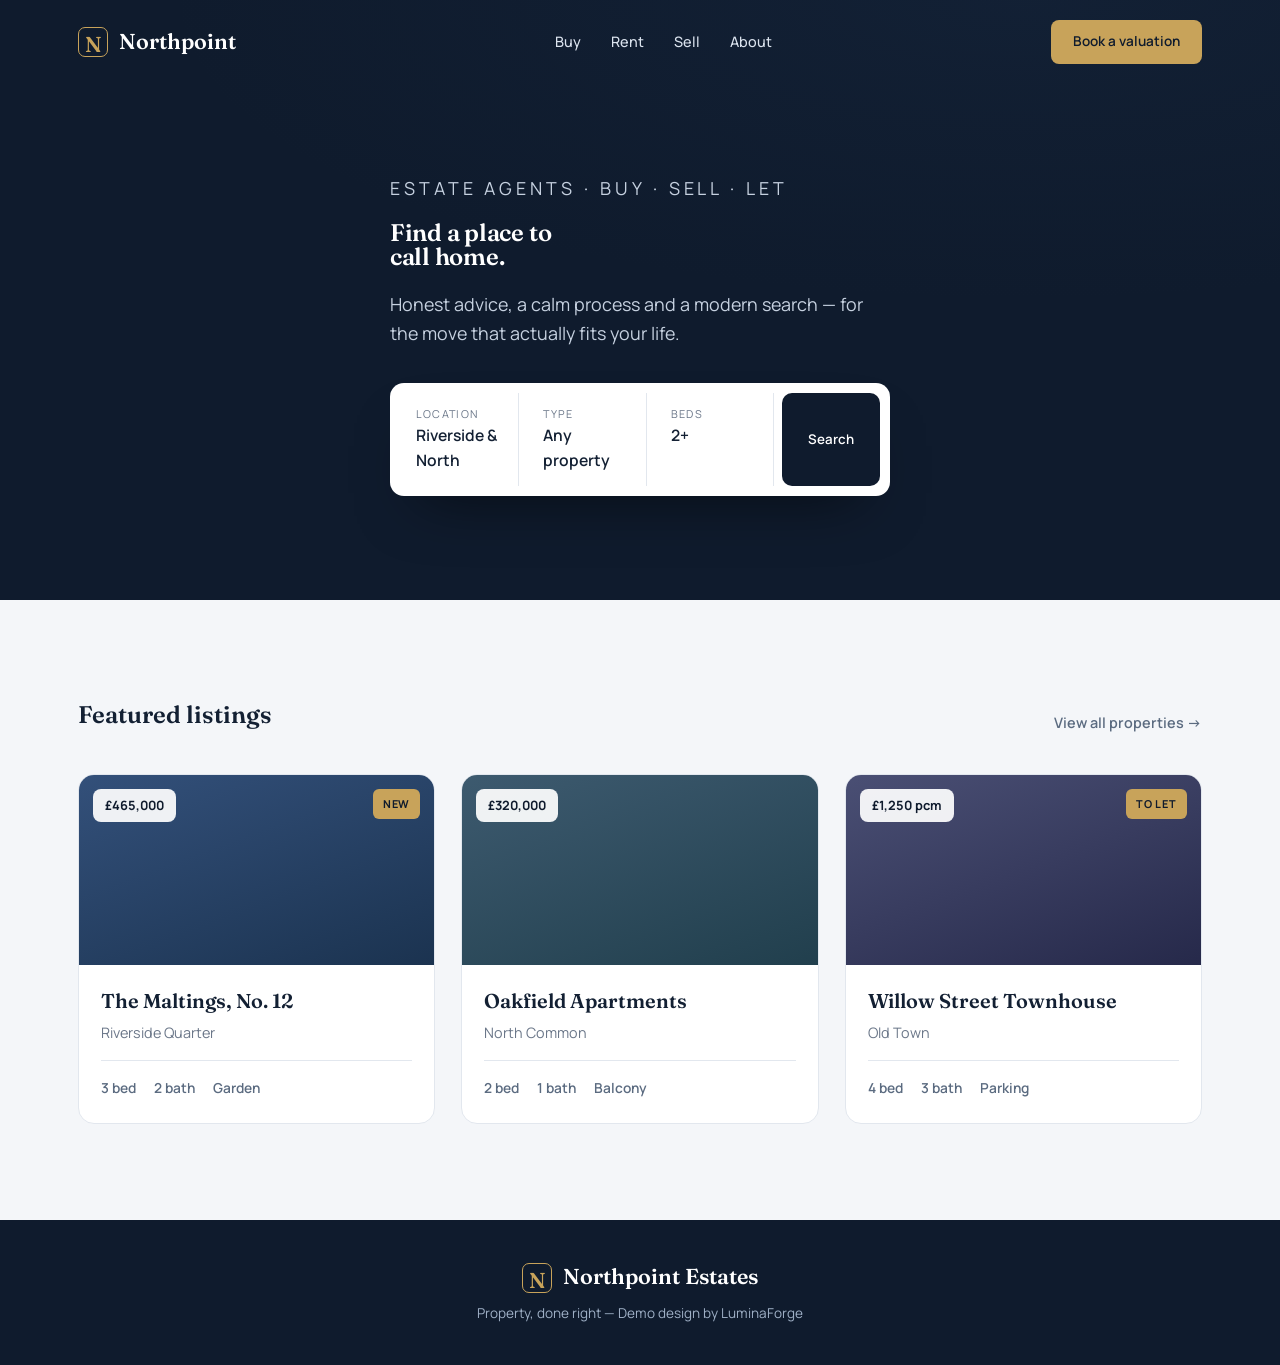
<file: projects/real-estate/index.html>
<!DOCTYPE html>
<html lang="en">
<head>
  <meta charset="UTF-8" />
  <meta name="viewport" content="width=device-width, initial-scale=1.0" />
  <title>Northpoint Estates — Property, done right</title>
  <meta name="description" content="Northpoint Estates helps you buy, sell and let with a calm, modern approach and honest advice." />
  <link rel="preconnect" href="https://fonts.googleapis.com" />
  <link rel="preconnect" href="https://fonts.gstatic.com" crossorigin />
  <link href="https://fonts.googleapis.com/css2?family=Fraunces:opsz,wght@9..144,500;9..144,600&family=Manrope:wght@400;500;600;700&display=swap" rel="stylesheet" />
  <style>
    :root{
      --navy:#0f1b2d; --navy2:#16263d; --slate:#5b6b80; --gold:#c8a35a;
      --ink:#132033; --muted:#6b7789; --bg:#f4f6f9; --line:#e2e7ee;
      --serif:'Fraunces',Georgia,serif; --sans:'Manrope',system-ui,sans-serif;
    }
    *{margin:0;box-sizing:border-box}
    body{font-family:var(--sans);color:var(--ink);background:#fff;line-height:1.6;-webkit-font-smoothing:antialiased}
    a{color:inherit;text-decoration:none}
    .wrap{max-width:1180px;margin-inline:auto;padding-inline:28px}
    header{position:absolute;inset:0 0 auto 0;z-index:5}
    .nav{display:flex;align-items:center;justify-content:space-between;height:84px;color:#fff}
    .brand{display:flex;align-items:center;gap:11px;font-family:var(--serif);font-weight:600;font-size:1.35rem}
    .brand .m{width:30px;height:30px;border:1.5px solid var(--gold);border-radius:7px;display:grid;place-items:center;color:var(--gold)}
    .nav ul{display:flex;gap:30px;list-style:none;font-size:.9rem;font-weight:500;color:#dbe3ee}
    .nav .cta{background:var(--gold);color:var(--navy);padding:11px 22px;border-radius:8px;font-weight:600;font-size:.85rem}
    @media(max-width:820px){.nav ul{display:none}}
    .hero{position:relative;min-height:600px;display:flex;align-items:center;color:#fff;
      background:linear-gradient(180deg,rgba(15,27,45,.86),rgba(15,27,45,.92)),radial-gradient(120% 90% at 80% 0%,#264063,transparent 55%),var(--navy)}
    .hero-in{position:relative;z-index:2;padding-top:120px;padding-bottom:70px;max-width:720px}
    .k{font-size:.78rem;letter-spacing:.22em;text-transform:uppercase;color:var(--gold);margin-bottom:18px}
    .hero h1{font-family:var(--serif);font-weight:600;font-size:clamp(2.6rem,1.7rem+5vw,4.8rem);line-height:1.02;letter-spacing:-.01em}
    .hero p{margin-top:20px;font-size:1.12rem;color:#c6d1e0;max-width:44ch}
    /* search bar */
    .search{margin-top:36px;background:#fff;border-radius:14px;padding:10px;display:flex;gap:8px;max-width:620px;box-shadow:0 30px 60px -30px rgba(0,0,0,.6)}
    .search .f{flex:1;padding:12px 16px;border-right:1px solid var(--line)}
    .search .f small{display:block;font-size:.68rem;letter-spacing:.12em;text-transform:uppercase;color:var(--muted)}
    .search .f b{color:var(--ink);font-weight:600;font-size:.98rem}
    .search button{background:var(--navy);color:#fff;border:0;border-radius:10px;padding:0 26px;font-weight:600;font-family:var(--sans);cursor:pointer}
    @media(max-width:560px){.search{flex-wrap:wrap}.search .f{border-right:0}.search button{padding:14px;flex:1}}
    /* listings */
    .listings{padding-block:96px;background:var(--bg)}
    .sec-head{display:flex;justify-content:space-between;align-items:flex-end;flex-wrap:wrap;gap:14px;margin-bottom:40px}
    .sec-head h2{font-family:var(--serif);font-weight:600;font-size:clamp(1.9rem,1.4rem+2.4vw,2.8rem)}
    .sec-head a{color:var(--slate);font-weight:600;font-size:.9rem}
    .grid{display:grid;grid-template-columns:repeat(3,1fr);gap:26px}
    @media(max-width:900px){.grid{grid-template-columns:repeat(2,1fr)}}
    @media(max-width:600px){.grid{grid-template-columns:1fr}}
    .prop{background:#fff;border:1px solid var(--line);border-radius:16px;overflow:hidden;transition:transform .3s,box-shadow .3s}
    .prop:hover{transform:translateY(-5px);box-shadow:0 26px 50px -30px rgba(15,27,45,.5)}
    .prop .photo{height:190px;position:relative;display:flex;align-items:flex-end;padding:14px}
    .prop .tag{position:absolute;top:14px;left:14px;background:rgba(255,255,255,.92);color:var(--navy);font-weight:700;font-size:.8rem;padding:6px 12px;border-radius:8px}
    .prop .status{position:absolute;top:14px;right:14px;background:var(--gold);color:var(--navy);font-weight:700;font-size:.68rem;letter-spacing:.08em;text-transform:uppercase;padding:6px 10px;border-radius:6px}
    .prop .body{padding:20px 22px 24px}
    .prop h3{font-family:var(--serif);font-weight:600;font-size:1.25rem}
    .prop .addr{color:var(--muted);font-size:.9rem;margin-top:4px}
    .prop .meta{display:flex;gap:18px;margin-top:16px;padding-top:16px;border-top:1px solid var(--line);color:var(--slate);font-size:.86rem;font-weight:600}
    footer{background:var(--navy);color:#9fb0c6;padding-block:40px;text-align:center;font-size:.85rem}
    footer .brand{justify-content:center;color:#fff;margin-bottom:8px}
  </style>
</head>
<body>
  <header><div class="wrap nav">
    <div class="brand"><span class="m">N</span> Northpoint</div>
    <ul><li>Buy</li><li>Rent</li><li>Sell</li><li>About</li></ul>
    <a class="cta" href="#">Book a valuation</a>
  </div></header>

  <section class="hero"><div class="wrap"><div class="hero-in">
    <p class="k">Estate agents · Buy · Sell · Let</p>
    <h1>Find a place to<br>call home.</h1>
    <p>Honest advice, a calm process and a modern search — for the move that actually fits your life.</p>
    <div class="search">
      <div class="f"><small>Location</small><b>Riverside &amp; North</b></div>
      <div class="f"><small>Type</small><b>Any property</b></div>
      <div class="f"><small>Beds</small><b>2+</b></div>
      <button>Search</button>
    </div>
  </div></div></section>

  <section class="listings"><div class="wrap">
    <div class="sec-head">
      <h2>Featured listings</h2>
      <a href="#">View all properties →</a>
    </div>
    <div class="grid">
      <article class="prop"><div class="photo" style="background:linear-gradient(160deg,#33507a,#1b3350)"><span class="tag">£465,000</span><span class="status">New</span></div><div class="body"><h3>The Maltings, No. 12</h3><div class="addr">Riverside Quarter</div><div class="meta"><span>3 bed</span><span>2 bath</span><span>Garden</span></div></div></article>
      <article class="prop"><div class="photo" style="background:linear-gradient(160deg,#3d5a6f,#213f4d)"><span class="tag">£320,000</span></div><div class="body"><h3>Oakfield Apartments</h3><div class="addr">North Common</div><div class="meta"><span>2 bed</span><span>1 bath</span><span>Balcony</span></div></div></article>
      <article class="prop"><div class="photo" style="background:linear-gradient(160deg,#4a4f74,#26294a)"><span class="tag">£1,250 pcm</span><span class="status">To let</span></div><div class="body"><h3>Willow Street Townhouse</h3><div class="addr">Old Town</div><div class="meta"><span>4 bed</span><span>3 bath</span><span>Parking</span></div></div></article>
    </div>
  </div></section>

  <footer><div class="wrap">
    <div class="brand"><span class="m">N</span> Northpoint Estates</div>
    Property, done right — Demo design by LuminaForge
  </div></footer>
</body>
</html>
</file>
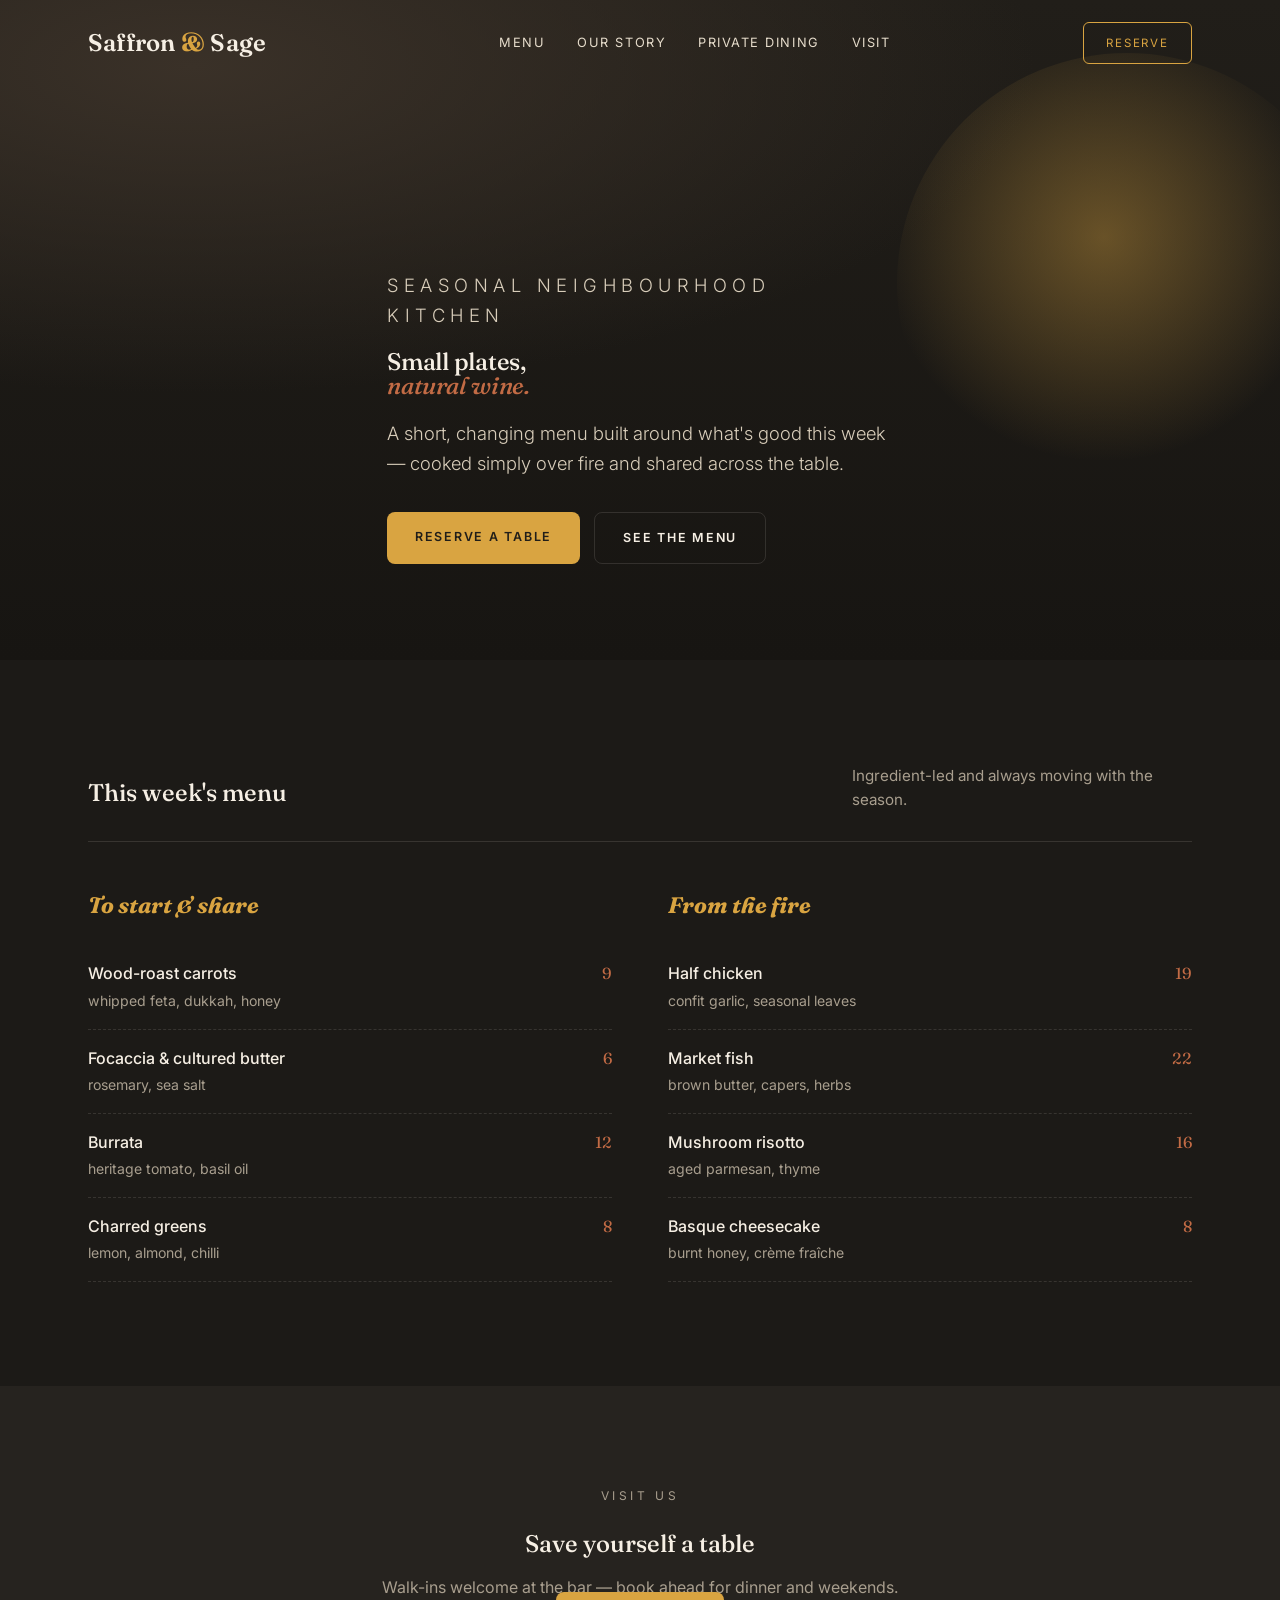
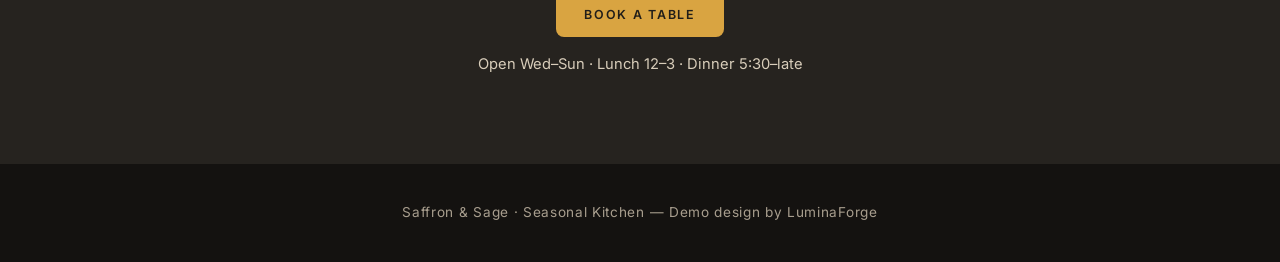
<file: projects/restaurant/index.html>
<!DOCTYPE html>
<html lang="en">
<head>
  <meta charset="UTF-8" />
  <meta name="viewport" content="width=device-width, initial-scale=1.0" />
  <title>Saffron &amp; Sage — Seasonal Kitchen</title>
  <meta name="description" content="Saffron & Sage is a seasonal neighbourhood kitchen serving small plates, wood-fired mains and natural wine." />
  <link rel="preconnect" href="https://fonts.googleapis.com" />
  <link rel="preconnect" href="https://fonts.gstatic.com" crossorigin />
  <link href="https://fonts.googleapis.com/css2?family=Fraunces:ital,opsz,wght@0,9..144,500;0,9..144,600;1,9..144,500&family=Inter:wght@300;400;500;600&display=swap" rel="stylesheet" />
  <style>
    :root{
      --char:#1c1a17; --char2:#26231f; --amber:#d9a441; --terra:#c26b45;
      --cream:#f6efe4; --muted:#a89e8e; --line:rgba(246,239,228,.12);
      --serif:'Fraunces',Georgia,serif; --sans:'Inter',system-ui,sans-serif;
    }
    *{margin:0;box-sizing:border-box}
    body{font-family:var(--sans);background:var(--char);color:var(--cream);line-height:1.6;-webkit-font-smoothing:antialiased}
    a{color:inherit;text-decoration:none}
    .wrap{max-width:1160px;margin-inline:auto;padding-inline:28px}
    header{position:absolute;inset:0 0 auto 0;z-index:5}
    .nav{display:flex;align-items:center;justify-content:space-between;height:86px}
    .brand{font-family:var(--serif);font-size:1.5rem;font-weight:600;letter-spacing:.01em}
    .brand b{color:var(--amber)}
    .nav ul{display:flex;gap:32px;list-style:none;font-size:.8rem;letter-spacing:.12em;text-transform:uppercase;color:#e6dccb}
    .nav .book{border:1px solid var(--amber);color:var(--amber);padding:11px 22px;border-radius:6px;font-size:.72rem;letter-spacing:.16em;text-transform:uppercase}
    @media(max-width:760px){.nav ul{display:none}}
    .hero{position:relative;min-height:660px;display:flex;align-items:flex-end;
      background:radial-gradient(120% 90% at 15% 10%,#3a3128,transparent 55%),linear-gradient(180deg,#211e19,#171512);overflow:hidden}
    .hero::before{content:'';position:absolute;right:-6%;top:8%;width:460px;height:460px;border-radius:50%;
      background:radial-gradient(circle at 45% 40%,rgba(217,164,65,.4),transparent 60%)}
    .hero-in{position:relative;z-index:2;padding-bottom:96px;padding-top:150px;max-width:720px}
    .k{font-size:.75rem;letter-spacing:.3em;text-transform:uppercase;color:var(--amber);margin-bottom:20px}
    .hero h1{font-family:var(--serif);font-weight:500;font-size:clamp(2.8rem,1.8rem+5.5vw,5.6rem);line-height:.98;letter-spacing:-.01em}
    .hero h1 em{font-style:italic;color:var(--terra)}
    .hero p{margin-top:22px;font-weight:300;font-size:1.15rem;color:#d8cdba;max-width:46ch}
    .cta{display:flex;gap:14px;margin-top:34px;flex-wrap:wrap}
    .btn{padding:15px 28px;border-radius:8px;font-size:.78rem;letter-spacing:.14em;text-transform:uppercase;font-weight:600}
    .btn-fill{background:var(--amber);color:#211e19}
    .btn-line{border:1px solid var(--line);color:var(--cream)}
    .menu{padding-block:104px}
    .sec-head{display:flex;justify-content:space-between;align-items:flex-end;flex-wrap:wrap;gap:16px;border-bottom:1px solid var(--line);padding-bottom:28px;margin-bottom:46px}
    .sec-head h2{font-family:var(--serif);font-weight:500;font-size:clamp(2rem,1.4rem+3vw,3rem)}
    .sec-head p{color:var(--muted);max-width:34ch;font-size:.95rem}
    .cols{display:grid;grid-template-columns:1fr 1fr;gap:56px}
    @media(max-width:820px){.cols{grid-template-columns:1fr;gap:36px}}
    .col h3{font-family:var(--serif);font-style:italic;font-size:1.4rem;color:var(--amber);margin-bottom:22px}
    .dish{display:flex;justify-content:space-between;gap:16px;padding-block:16px;border-bottom:1px dashed var(--line)}
    .dish .d-name{font-weight:500}
    .dish .d-desc{color:var(--muted);font-size:.88rem;margin-top:3px}
    .dish .d-price{font-family:var(--serif);color:var(--terra);white-space:nowrap}
    .reserve{background:var(--char2);padding-block:88px;text-align:center}
    .reserve h2{font-family:var(--serif);font-weight:500;font-size:clamp(2rem,1.4rem+3vw,3.2rem)}
    .reserve p{color:var(--muted);margin-top:12px}
    .reserve .hours{margin-top:26px;color:#d8cdba;font-size:.92rem}
    footer{background:#141210;color:var(--muted);text-align:center;padding-block:38px;font-size:.85rem;letter-spacing:.05em}
  </style>
</head>
<body>
  <header><div class="wrap nav">
    <div class="brand">Saffron <b>&amp;</b> Sage</div>
    <ul><li>Menu</li><li>Our story</li><li>Private dining</li><li>Visit</li></ul>
    <a class="book" href="#reserve">Reserve</a>
  </div></header>

  <section class="hero"><div class="wrap"><div class="hero-in">
    <p class="k">Seasonal neighbourhood kitchen</p>
    <h1>Small plates,<br><em>natural wine.</em></h1>
    <p>A short, changing menu built around what's good this week — cooked simply over fire and shared across the table.</p>
    <div class="cta">
      <a class="btn btn-fill" href="#reserve">Reserve a table</a>
      <a class="btn btn-line" href="#menu">See the menu</a>
    </div>
  </div></div></section>

  <section class="menu" id="menu"><div class="wrap">
    <div class="sec-head">
      <h2>This week's menu</h2>
      <p>Ingredient-led and always moving with the season.</p>
    </div>
    <div class="cols">
      <div class="col">
        <h3>To start &amp; share</h3>
        <div class="dish"><div><div class="d-name">Wood-roast carrots</div><div class="d-desc">whipped feta, dukkah, honey</div></div><div class="d-price">9</div></div>
        <div class="dish"><div><div class="d-name">Focaccia &amp; cultured butter</div><div class="d-desc">rosemary, sea salt</div></div><div class="d-price">6</div></div>
        <div class="dish"><div><div class="d-name">Burrata</div><div class="d-desc">heritage tomato, basil oil</div></div><div class="d-price">12</div></div>
        <div class="dish"><div><div class="d-name">Charred greens</div><div class="d-desc">lemon, almond, chilli</div></div><div class="d-price">8</div></div>
      </div>
      <div class="col">
        <h3>From the fire</h3>
        <div class="dish"><div><div class="d-name">Half chicken</div><div class="d-desc">confit garlic, seasonal leaves</div></div><div class="d-price">19</div></div>
        <div class="dish"><div><div class="d-name">Market fish</div><div class="d-desc">brown butter, capers, herbs</div></div><div class="d-price">22</div></div>
        <div class="dish"><div><div class="d-name">Mushroom risotto</div><div class="d-desc">aged parmesan, thyme</div></div><div class="d-price">16</div></div>
        <div class="dish"><div><div class="d-name">Basque cheesecake</div><div class="d-desc">burnt honey, crème fraîche</div></div><div class="d-price">8</div></div>
      </div>
    </div>
  </div></section>

  <section class="reserve" id="reserve"><div class="wrap">
    <p class="k">Visit us</p>
    <h2>Save yourself a table</h2>
    <p>Walk-ins welcome at the bar — book ahead for dinner and weekends.</p>
    <a class="btn btn-fill" style="margin-top:26px" href="#">Book a table</a>
    <div class="hours">Open Wed–Sun · Lunch 12–3 · Dinner 5:30–late</div>
  </div></section>

  <footer><div class="wrap">Saffron &amp; Sage · Seasonal Kitchen — Demo design by LuminaForge</div></footer>
</body>
</html>
</file>
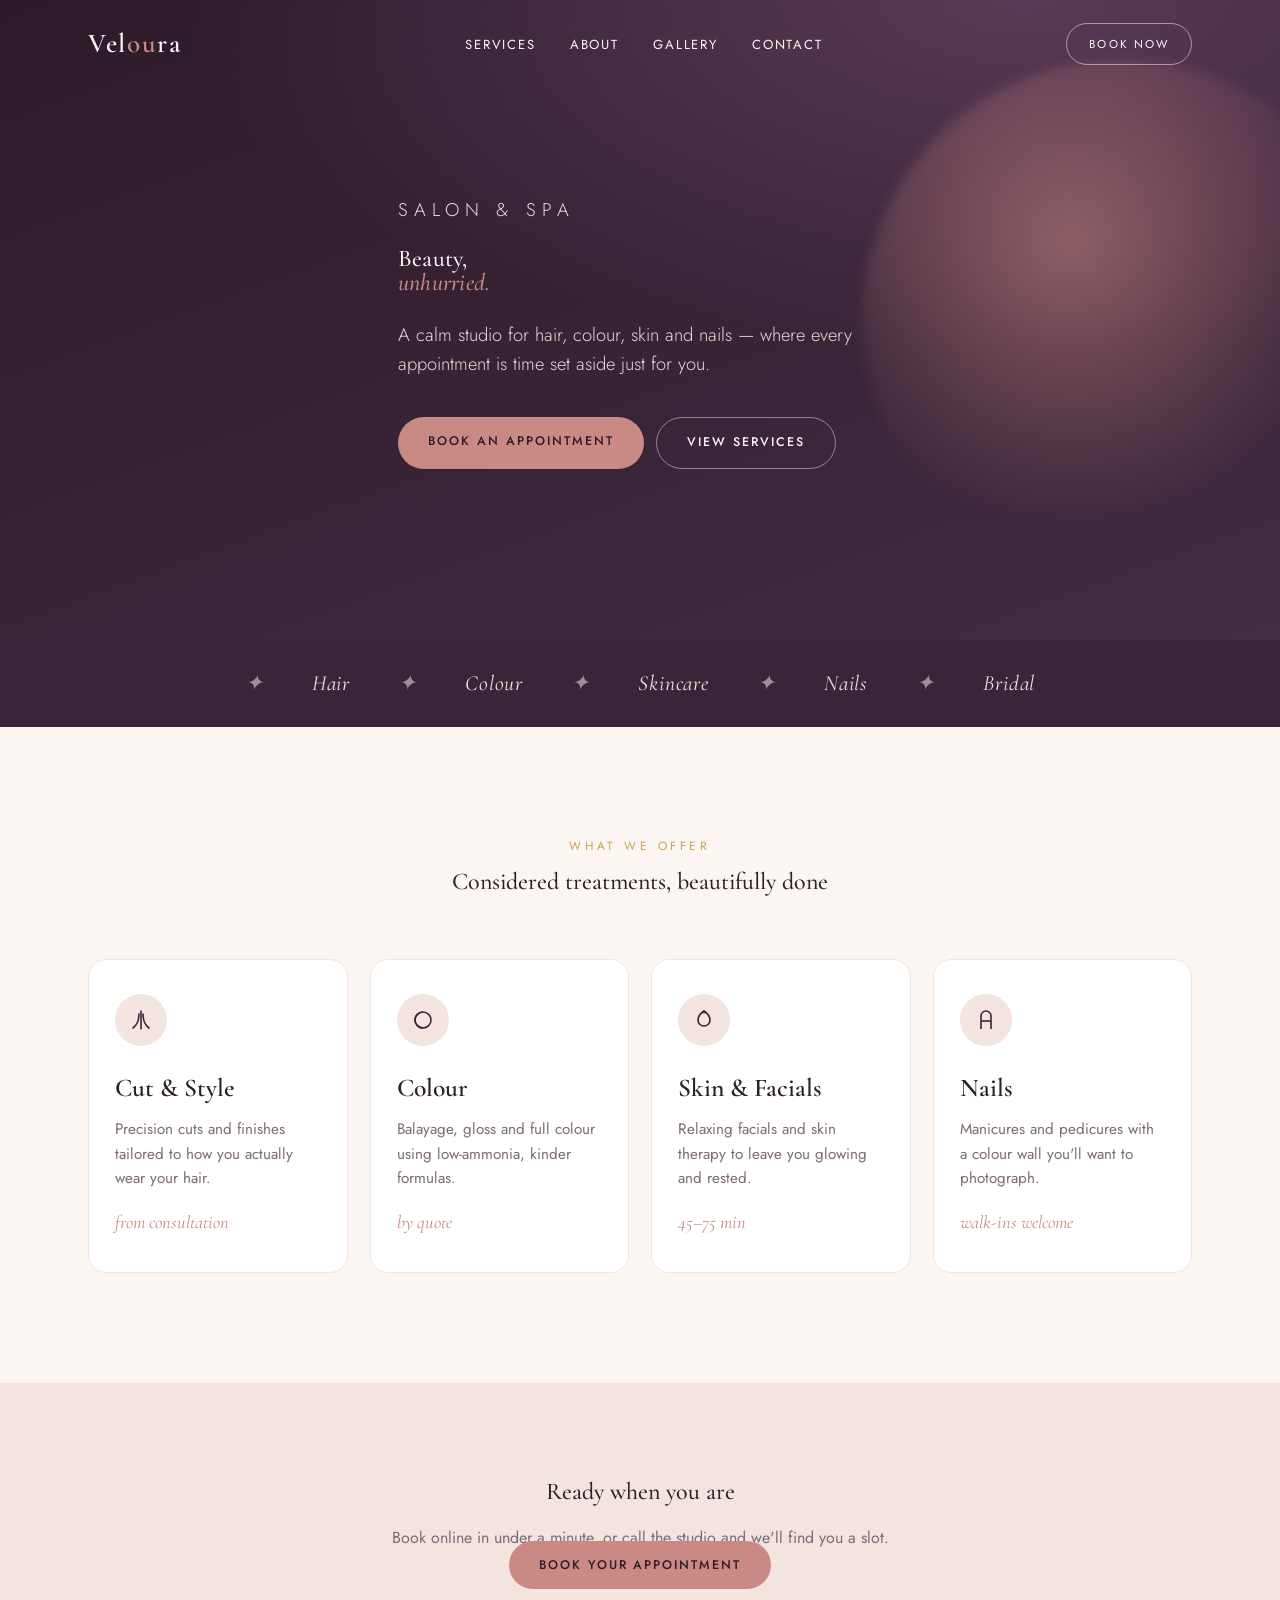
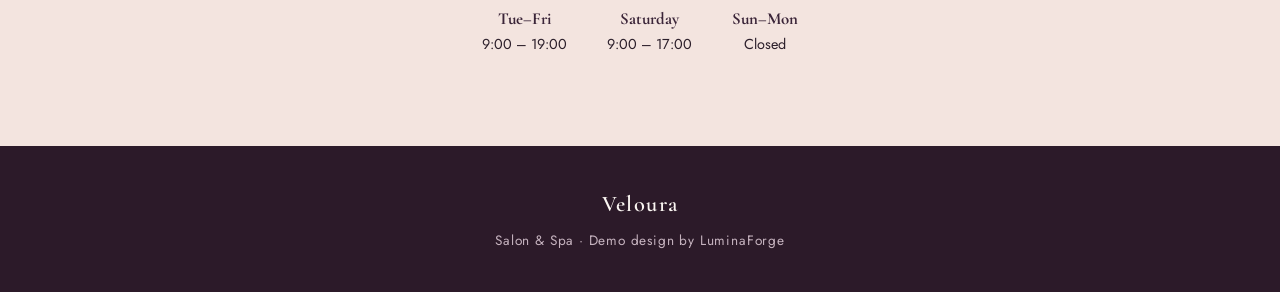
<file: projects/salon/index.html>
<!DOCTYPE html>
<html lang="en">
<head>
  <meta charset="UTF-8" />
  <meta name="viewport" content="width=device-width, initial-scale=1.0" />
  <title>Veloura — Salon &amp; Spa</title>
  <meta name="description" content="Veloura is a modern salon and spa offering hair, colour, skin and nail care in a calm, unhurried setting." />
  <link rel="preconnect" href="https://fonts.googleapis.com" />
  <link rel="preconnect" href="https://fonts.gstatic.com" crossorigin />
  <link href="https://fonts.googleapis.com/css2?family=Cormorant+Garamond:ital,wght@0,400;0,500;0,600;1,500&family=Jost:wght@300;400;500;600&display=swap" rel="stylesheet" />
  <style>
    :root{
      --plum:#3a2438; --rose:#c98a86; --blush:#f3e4df; --cream:#fbf6f2;
      --ink:#2c1f2b; --muted:#7c6a76; --gold:#c9a24b;
      --serif:'Cormorant Garamond',Georgia,serif; --sans:'Jost',system-ui,sans-serif;
    }
    *{margin:0;box-sizing:border-box}
    body{font-family:var(--sans);color:var(--ink);background:var(--cream);line-height:1.6;-webkit-font-smoothing:antialiased}
    img{max-width:100%;display:block}
    a{color:inherit;text-decoration:none}
    .wrap{max-width:1160px;margin-inline:auto;padding-inline:28px}
    header{position:absolute;inset:0 0 auto 0;z-index:5}
    .nav{display:flex;align-items:center;justify-content:space-between;height:88px;color:var(--cream)}
    .brand{font-family:var(--serif);font-size:1.7rem;letter-spacing:.06em;font-weight:600}
    .brand span{color:var(--rose)}
    .nav ul{display:flex;gap:34px;list-style:none;font-size:.82rem;letter-spacing:.14em;text-transform:uppercase}
    .nav .book{border:1px solid rgba(251,246,242,.5);padding:11px 22px;border-radius:999px;font-size:.72rem;letter-spacing:.18em;text-transform:uppercase}
    @media(max-width:760px){.nav ul{display:none}}
    /* hero */
    .hero{position:relative;min-height:640px;display:flex;align-items:center;
      background:radial-gradient(120% 100% at 80% 0%,#5a3a54,transparent 55%),linear-gradient(160deg,#2c1a29,#432b40);color:var(--cream);overflow:hidden}
    .hero::after{content:'';position:absolute;right:-8%;top:50%;transform:translateY(-50%);width:520px;height:520px;border-radius:50%;
      background:radial-gradient(circle at 40% 35%,rgba(201,138,134,.55),transparent 62%);filter:blur(6px)}
    .hero-in{position:relative;z-index:2;max-width:640px;padding-block:120px}
    .eyebrow{font-size:.74rem;letter-spacing:.32em;text-transform:uppercase;color:var(--rose);margin-bottom:22px}
    .hero h1{font-family:var(--serif);font-weight:500;font-size:clamp(3rem,2rem+5vw,5.2rem);line-height:1.02;letter-spacing:.01em}
    .hero h1 em{font-style:italic;color:var(--rose)}
    .hero p{margin-top:24px;font-weight:300;font-size:1.15rem;max-width:44ch;color:#e9d9d3}
    .cta{display:inline-flex;gap:12px;margin-top:38px}
    .btn{padding:15px 30px;border-radius:999px;font-size:.78rem;letter-spacing:.16em;text-transform:uppercase;font-weight:500}
    .btn-fill{background:var(--rose);color:#2c1a29}
    .btn-line{border:1px solid rgba(251,246,242,.45);color:var(--cream)}
    /* strip */
    .strip{background:var(--plum);color:var(--blush);font-family:var(--serif);font-size:1.35rem;letter-spacing:.04em}
    .strip .wrap{display:flex;flex-wrap:wrap;gap:14px 48px;justify-content:center;padding-block:26px;font-style:italic}
    .strip span{opacity:.55}
    /* services */
    .services{padding-block:110px}
    .sec-head{text-align:center;max-width:620px;margin:0 auto 64px}
    .sec-head .k{font-size:.74rem;letter-spacing:.3em;text-transform:uppercase;color:var(--gold)}
    .sec-head h2{font-family:var(--serif);font-weight:500;font-size:clamp(2.2rem,1.5rem+3vw,3.4rem);margin-top:14px;line-height:1.08}
    .grid{display:grid;grid-template-columns:repeat(4,1fr);gap:22px}
    @media(max-width:900px){.grid{grid-template-columns:repeat(2,1fr)}}
    @media(max-width:520px){.grid{grid-template-columns:1fr}}
    .card{background:#fff;border:1px solid var(--blush);border-radius:18px;padding:34px 26px;transition:transform .3s,box-shadow .3s}
    .card:hover{transform:translateY(-6px);box-shadow:0 24px 50px -30px rgba(58,36,56,.6)}
    .card .ic{width:52px;height:52px;border-radius:50%;background:var(--blush);display:grid;place-items:center;margin-bottom:22px;color:var(--plum)}
    .card h3{font-family:var(--serif);font-size:1.6rem;font-weight:600}
    .card p{color:var(--muted);font-size:.95rem;margin-top:8px}
    .card .price{margin-top:18px;font-family:var(--serif);font-style:italic;color:var(--rose);font-size:1.15rem}
    /* booking */
    .book-band{background:var(--blush);padding-block:90px;text-align:center}
    .book-band h2{font-family:var(--serif);font-weight:500;font-size:clamp(2rem,1.4rem+3vw,3rem)}
    .book-band p{color:var(--muted);margin-top:14px}
    .book-band .hours{display:flex;gap:40px;justify-content:center;flex-wrap:wrap;margin-top:30px;font-size:.9rem;color:var(--ink)}
    .book-band .hours b{display:block;font-family:var(--serif);font-size:1.05rem;color:var(--plum)}
    footer{background:#2c1a29;color:#c6b3bf;padding-block:40px;text-align:center;font-size:.85rem;letter-spacing:.06em}
    footer .brand{color:var(--cream);margin-bottom:8px}
  </style>
</head>
<body>
  <header><div class="wrap nav">
    <div class="brand">Vel<span>ou</span>ra</div>
    <ul><li>Services</li><li>About</li><li>Gallery</li><li>Contact</li></ul>
    <a class="book" href="#book">Book now</a>
  </div></header>

  <section class="hero"><div class="wrap"><div class="hero-in">
    <p class="eyebrow">Salon &amp; Spa</p>
    <h1>Beauty,<br><em>unhurried.</em></h1>
    <p>A calm studio for hair, colour, skin and nails — where every appointment is time set aside just for you.</p>
    <div class="cta">
      <a class="btn btn-fill" href="#book">Book an appointment</a>
      <a class="btn btn-line" href="#services">View services</a>
    </div>
  </div></div></section>

  <div class="strip"><div class="wrap">
    <span>✦</span> Hair <span>✦</span> Colour <span>✦</span> Skincare <span>✦</span> Nails <span>✦</span> Bridal
  </div></div>

  <section class="services" id="services"><div class="wrap">
    <div class="sec-head">
      <div class="k">What we offer</div>
      <h2>Considered treatments, beautifully done</h2>
    </div>
    <div class="grid">
      <div class="card"><div class="ic"><svg width="24" height="24" viewBox="0 0 24 24" fill="none"><path d="M4 20c4-3 6-8 6-14M20 20c-4-3-6-8-6-14M12 3v18" stroke="currentColor" stroke-width="1.6" stroke-linecap="round"/></svg></div><h3>Cut &amp; Style</h3><p>Precision cuts and finishes tailored to how you actually wear your hair.</p><div class="price">from consultation</div></div>
      <div class="card"><div class="ic"><svg width="24" height="24" viewBox="0 0 24 24" fill="none"><circle cx="12" cy="12" r="8" stroke="currentColor" stroke-width="1.6"/><path d="M12 4a8 8 0 000 16" stroke="currentColor" stroke-width="1.6"/></svg></div><h3>Colour</h3><p>Balayage, gloss and full colour using low-ammonia, kinder formulas.</p><div class="price">by quote</div></div>
      <div class="card"><div class="ic"><svg width="24" height="24" viewBox="0 0 24 24" fill="none"><path d="M12 3s6 4 6 9a6 6 0 11-12 0c0-5 6-9 6-9z" stroke="currentColor" stroke-width="1.6"/></svg></div><h3>Skin &amp; Facials</h3><p>Relaxing facials and skin therapy to leave you glowing and rested.</p><div class="price">45–75 min</div></div>
      <div class="card"><div class="ic"><svg width="24" height="24" viewBox="0 0 24 24" fill="none"><path d="M7 21V8a5 5 0 0110 0v13" stroke="currentColor" stroke-width="1.6"/><path d="M7 13h10" stroke="currentColor" stroke-width="1.6"/></svg></div><h3>Nails</h3><p>Manicures and pedicures with a colour wall you'll want to photograph.</p><div class="price">walk-ins welcome</div></div>
    </div>
  </div></section>

  <section class="book-band" id="book"><div class="wrap">
    <h2>Ready when you are</h2>
    <p>Book online in under a minute, or call the studio and we'll find you a slot.</p>
    <a class="btn btn-fill" style="margin-top:28px" href="#">Book your appointment</a>
    <div class="hours">
      <div><b>Tue–Fri</b> 9:00 – 19:00</div>
      <div><b>Saturday</b> 9:00 – 17:00</div>
      <div><b>Sun–Mon</b> Closed</div>
    </div>
  </div></section>

  <footer><div class="wrap">
    <div class="brand" style="font-family:var(--serif);font-size:1.4rem">Veloura</div>
    Salon &amp; Spa · Demo design by LuminaForge
  </div></footer>
</body>
</html>
</file>
<file: projects/luminaforge/assets/css/styles.css>
/* ==========================================================================
   LuminaForge — Design system & styles
   Dark violet luxury aesthetic. Restrained, editorial, human.
   ========================================================================== */

/* ---- Design tokens ------------------------------------------------------ */
:root {
  /* Surfaces — deep near-black with a violet undertone */
  --bg:        #0b0710;
  --bg-2:      #0f0a17;
  --panel:     #16101f;
  --panel-2:   #1c1529;
  --line:      rgba(196, 160, 255, 0.10);
  --line-2:    rgba(196, 160, 255, 0.18);

  /* Brand violet */
  --violet:    #a855f7;
  --violet-2:  #8b5cf6;
  --violet-lo: #c4a0ff;
  --violet-glow: rgba(168, 85, 247, 0.35);

  /* One warm accent, used very sparingly for "luxury" */
  --gold:      #e7c87a;

  /* Text */
  --ink:       #f5f2fb;
  --ink-soft:  #c3bcd4;
  --ink-mute:  #8b839c;

  /* Type */
  --font-display: 'Fraunces', Georgia, 'Times New Roman', serif;
  --font-sans:    'Inter', system-ui, -apple-system, 'Segoe UI', Roboto, sans-serif;
  --font-mono:    'Space Mono', ui-monospace, 'SF Mono', Menlo, monospace;

  /* Spacing scale (8px base, natural rhythm) */
  --s-1: 0.5rem;  --s-2: 0.75rem; --s-3: 1rem;   --s-4: 1.5rem;
  --s-5: 2rem;    --s-6: 3rem;    --s-7: 4.5rem;  --s-8: 7rem;

  --maxw: 1180px;
  --radius: 18px;
  --radius-sm: 12px;
  --ease: cubic-bezier(0.22, 1, 0.36, 1);
  --shadow: 0 24px 60px -24px rgba(0, 0, 0, 0.7);
}

/* ---- Reset & base ------------------------------------------------------- */
*, *::before, *::after { box-sizing: border-box; }
* { margin: 0; }

html { scroll-behavior: smooth; -webkit-text-size-adjust: 100%; }
@media (prefers-reduced-motion: reduce) {
  html { scroll-behavior: auto; }
  *, *::before, *::after { animation-duration: 0.001ms !important; transition-duration: 0.001ms !important; }
}

body {
  background: var(--bg);
  color: var(--ink-soft);
  font-family: var(--font-sans);
  font-size: 1.0625rem;
  line-height: 1.65;
  -webkit-font-smoothing: antialiased;
  text-rendering: optimizeLegibility;
  overflow-x: hidden;
}

/* Ambient background: two soft violet auras, no busy gradients */
body::before {
  content: '';
  position: fixed;
  inset: 0;
  z-index: -2;
  background:
    radial-gradient(60rem 40rem at 12% -8%, rgba(139, 92, 246, 0.16), transparent 60%),
    radial-gradient(50rem 40rem at 100% 8%, rgba(168, 85, 247, 0.10), transparent 55%),
    var(--bg);
}
/* Fine grain to keep flat dark areas from banding — very subtle */
body::after {
  content: '';
  position: fixed;
  inset: 0;
  z-index: -1;
  pointer-events: none;
  opacity: 0.035;
  background-image: url("data:image/svg+xml,%3Csvg xmlns='http://www.w3.org/2000/svg' width='120' height='120'%3E%3Cfilter id='n'%3E%3CfeTurbulence type='fractalNoise' baseFrequency='0.9' numOctaves='2'/%3E%3C/filter%3E%3Crect width='100%25' height='100%25' filter='url(%23n)'/%3E%3C/svg%3E");
}

img { max-width: 100%; display: block; height: auto; }
a { color: inherit; text-decoration: none; }
button { font: inherit; cursor: pointer; border: 0; background: none; color: inherit; }
:focus-visible { outline: 2px solid var(--violet-lo); outline-offset: 3px; border-radius: 4px; }

/* ---- Layout helpers ----------------------------------------------------- */
.container { width: 100%; max-width: var(--maxw); margin-inline: auto; padding-inline: 1.5rem; }
.section { padding-block: var(--s-8); position: relative; }
@media (max-width: 640px) { .section { padding-block: var(--s-7); } }

.eyebrow {
  font-family: var(--font-mono);
  font-size: 0.75rem;
  letter-spacing: 0.22em;
  text-transform: uppercase;
  color: var(--violet-lo);
  display: inline-flex;
  align-items: center;
  gap: 0.6rem;
}
.eyebrow::before { content: ''; width: 1.6rem; height: 1px; background: var(--violet); opacity: 0.7; }

.section-head { max-width: 44ch; margin-bottom: var(--s-6); }
.section-head h2 {
  font-family: var(--font-display);
  font-optical-sizing: auto;
  font-weight: 500;
  font-size: clamp(2rem, 1.2rem + 3.4vw, 3.25rem);
  line-height: 1.05;
  letter-spacing: -0.02em;
  color: var(--ink);
  margin-top: var(--s-3);
}
.section-head p { margin-top: var(--s-3); color: var(--ink-mute); font-size: 1.05rem; }

/* ---- Typography utilities ---------------------------------------------- */
h1, h2, h3 { color: var(--ink); text-wrap: balance; }
.lead { font-size: clamp(1.05rem, 0.98rem + 0.5vw, 1.25rem); color: var(--ink-soft); }

/* ---- Buttons ------------------------------------------------------------ */
.btn {
  --btn-bg: var(--violet);
  display: inline-flex;
  align-items: center;
  gap: 0.55rem;
  padding: 0.85rem 1.4rem;
  border-radius: 999px;
  font-weight: 600;
  font-size: 0.95rem;
  letter-spacing: 0.01em;
  line-height: 1;
  transition: transform 0.25s var(--ease), box-shadow 0.25s var(--ease), background 0.25s var(--ease), border-color 0.25s var(--ease);
  will-change: transform;
}
.btn svg { width: 1.05em; height: 1.05em; }
.btn-primary {
  background: linear-gradient(180deg, var(--violet), var(--violet-2));
  color: #fff;
  box-shadow: 0 10px 30px -10px var(--violet-glow), inset 0 1px 0 rgba(255,255,255,0.18);
}
.btn-primary:hover { transform: translateY(-2px); box-shadow: 0 18px 40px -12px var(--violet-glow), inset 0 1px 0 rgba(255,255,255,0.25); }
.btn-ghost {
  background: rgba(255,255,255,0.03);
  color: var(--ink);
  border: 1px solid var(--line-2);
}
.btn-ghost:hover { border-color: var(--violet); background: rgba(168,85,247,0.08); transform: translateY(-2px); }
.btn-sm { padding: 0.6rem 1rem; font-size: 0.85rem; }
.btn[aria-disabled='true'] { opacity: 0.5; pointer-events: none; }

/* ---- Header / nav ------------------------------------------------------- */
.site-header {
  position: fixed;
  inset: 0 0 auto 0;
  z-index: 50;
  transition: background 0.3s var(--ease), border-color 0.3s var(--ease), backdrop-filter 0.3s var(--ease);
  border-bottom: 1px solid transparent;
}
.site-header.scrolled {
  background: rgba(11, 7, 16, 0.72);
  backdrop-filter: blur(14px) saturate(140%);
  -webkit-backdrop-filter: blur(14px) saturate(140%);
  border-bottom-color: var(--line);
}
.nav { display: flex; align-items: center; justify-content: space-between; height: 74px; }
.brand { display: inline-flex; align-items: center; gap: 0.65rem; font-weight: 600; letter-spacing: -0.01em; color: var(--ink); }
.brand .mark { width: 30px; height: 30px; }
.brand strong { font-family: var(--font-display); font-weight: 600; font-size: 1.15rem; }

.nav-links { display: flex; align-items: center; gap: 0.35rem; }
.nav-links a {
  padding: 0.5rem 0.85rem;
  border-radius: 999px;
  font-size: 0.92rem;
  color: var(--ink-soft);
  transition: color 0.2s, background 0.2s;
}
.nav-links a:hover { color: var(--ink); background: rgba(255,255,255,0.04); }
.nav-cta { margin-left: 0.5rem; }

.nav-toggle { display: none; width: 44px; height: 44px; border-radius: 12px; border: 1px solid var(--line-2); align-items: center; justify-content: center; }
.nav-toggle span, .nav-toggle span::before, .nav-toggle span::after {
  content: ''; display: block; width: 18px; height: 2px; background: var(--ink); border-radius: 2px; transition: transform 0.3s var(--ease), opacity 0.2s;
}
.nav-toggle span::before { transform: translateY(-6px); }
.nav-toggle span::after { transform: translateY(4px); }
body.nav-open .nav-toggle span { background: transparent; }
body.nav-open .nav-toggle span::before { transform: rotate(45deg); }
body.nav-open .nav-toggle span::after { transform: rotate(-45deg) translateY(-1px); }

@media (max-width: 860px) {
  .nav-toggle { display: inline-flex; }
  .nav-links {
    position: fixed; inset: 74px 0 auto 0;
    flex-direction: column; align-items: stretch; gap: 0.25rem;
    padding: 1rem 1.5rem 1.75rem;
    background: rgba(15, 10, 23, 0.96);
    backdrop-filter: blur(18px);
    border-bottom: 1px solid var(--line);
    transform: translateY(-12px); opacity: 0; pointer-events: none;
    transition: transform 0.3s var(--ease), opacity 0.3s var(--ease);
  }
  body.nav-open .nav-links { transform: translateY(0); opacity: 1; pointer-events: auto; }
  .nav-links a { padding: 0.85rem 0.5rem; font-size: 1.05rem; border-bottom: 1px solid var(--line); border-radius: 0; }
  .nav-links .nav-cta { margin: 0.75rem 0 0; justify-content: center; }
}

/* ---- Hero --------------------------------------------------------------- */
.hero { position: relative; padding-top: 140px; padding-bottom: var(--s-8); overflow: hidden; }
.hero-grid { display: grid; grid-template-columns: 1.05fr 0.95fr; gap: var(--s-6); align-items: center; }
@media (max-width: 900px) { .hero-grid { grid-template-columns: 1fr; gap: var(--s-5); } }

.hero h1 {
  font-family: var(--font-display);
  font-optical-sizing: auto;
  font-weight: 500;
  font-size: clamp(2.6rem, 1.4rem + 5.4vw, 4.75rem);
  line-height: 1.02;
  letter-spacing: -0.025em;
  margin-top: var(--s-4);
}
.hero h1 em { font-style: italic; color: var(--violet-lo); }
.hero .lead { margin-top: var(--s-4); max-width: 46ch; }
.hero-actions { display: flex; flex-wrap: wrap; gap: 0.85rem; margin-top: var(--s-5); }
.hero-meta { display: flex; flex-wrap: wrap; gap: 1.5rem 2.2rem; margin-top: var(--s-6); padding-top: var(--s-4); border-top: 1px solid var(--line); }
.hero-meta div { display: flex; flex-direction: column; gap: 0.15rem; }
.hero-meta dt { font-family: var(--font-mono); font-size: 0.72rem; letter-spacing: 0.16em; text-transform: uppercase; color: var(--ink-mute); }
.hero-meta dd { color: var(--ink); font-weight: 500; font-size: 0.98rem; }

/* 3D canvas stage */
.hero-stage { position: relative; aspect-ratio: 1 / 1; width: 100%; max-width: 520px; margin-inline: auto; }
.hero-stage canvas { position: absolute; inset: 0; width: 100%; height: 100%; display: block; }
.hero-stage .stage-ring {
  position: absolute; inset: 8%;
  border: 1px solid var(--line-2);
  border-radius: 50%;
  box-shadow: inset 0 0 80px rgba(168,85,247,0.12);
}
.hero-stage .stage-label {
  position: absolute; left: 50%; bottom: -6px; transform: translateX(-50%);
  font-family: var(--font-mono); font-size: 0.68rem; letter-spacing: 0.18em; text-transform: uppercase;
  color: var(--ink-mute); white-space: nowrap;
}
@media (max-width: 900px) { .hero-stage { max-width: 360px; order: -1; } }

/* ---- Marquee (tech / values) ------------------------------------------- */
.marquee { border-block: 1px solid var(--line); overflow: hidden; padding-block: 1.15rem; -webkit-mask-image: linear-gradient(90deg, transparent, #000 8%, #000 92%, transparent); mask-image: linear-gradient(90deg, transparent, #000 8%, #000 92%, transparent); }
.marquee-track { display: flex; gap: 3rem; width: max-content; animation: marquee 32s linear infinite; }
.marquee-track span { font-family: var(--font-mono); font-size: 0.85rem; letter-spacing: 0.12em; text-transform: uppercase; color: var(--ink-mute); display: inline-flex; align-items: center; gap: 3rem; }
.marquee-track span::after { content: '✦'; color: var(--violet); }
@keyframes marquee { to { transform: translateX(-50%); } }
.marquee:hover .marquee-track { animation-play-state: paused; }

/* ---- About -------------------------------------------------------------- */
.about-grid { display: grid; grid-template-columns: 0.8fr 1.2fr; gap: var(--s-6); align-items: start; }
@media (max-width: 860px) { .about-grid { grid-template-columns: 1fr; gap: var(--s-5); } }
.about-portrait {
  position: relative; border-radius: var(--radius); overflow: hidden;
  border: 1px solid var(--line-2); aspect-ratio: 4/5;
  background:
    radial-gradient(120% 90% at 30% 10%, rgba(168,85,247,0.28), transparent 55%),
    linear-gradient(160deg, var(--panel-2), var(--panel));
  display: grid; place-items: center;
}
.about-portrait .initials { font-family: var(--font-display); font-weight: 600; font-size: 4.5rem; color: var(--violet-lo); opacity: 0.9; }
.about-portrait .portrait-note { position: absolute; left: 16px; bottom: 14px; font-family: var(--font-mono); font-size: 0.66rem; letter-spacing: 0.14em; text-transform: uppercase; color: var(--ink-mute); }
.about-body p { color: var(--ink-soft); }
.about-body p + p { margin-top: var(--s-3); }
.about-signature { margin-top: var(--s-4); font-family: var(--font-display); font-style: italic; font-size: 1.5rem; color: var(--ink); }
.about-facts { display: flex; flex-wrap: wrap; gap: 0.6rem; margin-top: var(--s-4); }
.chip { display: inline-flex; align-items: center; gap: 0.45rem; padding: 0.45rem 0.85rem; border: 1px solid var(--line-2); border-radius: 999px; font-size: 0.85rem; color: var(--ink-soft); }
.chip::before { content: ''; width: 6px; height: 6px; border-radius: 50%; background: var(--violet); }

/* ---- Card grids --------------------------------------------------------- */
.grid { display: grid; gap: 1.25rem; }
.grid-2 { grid-template-columns: repeat(2, 1fr); }
.grid-4 { grid-template-columns: repeat(4, 1fr); }
@media (max-width: 900px) { .grid-4 { grid-template-columns: repeat(2, 1fr); } }
@media (max-width: 640px) { .grid-2, .grid-4 { grid-template-columns: 1fr; } }

.card {
  position: relative;
  padding: var(--s-4);
  border-radius: var(--radius);
  background: linear-gradient(180deg, var(--panel), var(--panel-2));
  border: 1px solid var(--line);
  transition: transform 0.3s var(--ease), border-color 0.3s var(--ease), box-shadow 0.3s var(--ease);
}
.card:hover { transform: translateY(-4px); border-color: var(--line-2); box-shadow: var(--shadow); }
.card .card-icon {
  width: 46px; height: 46px; border-radius: 12px; display: grid; place-items: center;
  background: rgba(168,85,247,0.12); border: 1px solid var(--line-2); color: var(--violet-lo);
  margin-bottom: var(--s-3);
}
.card .card-icon svg { width: 22px; height: 22px; }
.card h3 { font-size: 1.12rem; font-weight: 600; letter-spacing: -0.01em; }
.card p { margin-top: 0.5rem; font-size: 0.95rem; color: var(--ink-mute); }

/* ---- Services numbering ------------------------------------------------- */
.service-num { position: absolute; top: var(--s-4); right: var(--s-4); font-family: var(--font-mono); font-size: 0.72rem; color: var(--ink-mute); letter-spacing: 0.1em; }

/* ---- Portfolio ---------------------------------------------------------- */
.portfolio-grid { display: grid; grid-template-columns: repeat(2, 1fr); gap: 1.5rem; }
@media (max-width: 820px) { .portfolio-grid { grid-template-columns: 1fr; } }

.project {
  position: relative;
  border-radius: var(--radius);
  overflow: hidden;
  border: 1px solid var(--line);
  background: linear-gradient(180deg, var(--panel), var(--panel-2));
  transition: transform 0.35s var(--ease), border-color 0.35s var(--ease), box-shadow 0.35s var(--ease);
  transform-style: preserve-3d;
}
.project:hover { border-color: var(--line-2); box-shadow: var(--shadow); }

.project-media {
  position: relative;
  aspect-ratio: 16 / 10;
  overflow: hidden;
  background: linear-gradient(160deg, var(--panel-2), #120c1c);
}
.project-media img {
  width: 100%; height: 100%; object-fit: cover; object-position: top center;
  transition: transform 0.6s var(--ease), filter 0.4s var(--ease);
  transform: scale(1.02);
}
.project:hover .project-media img { transform: scale(1.06); }
.project-media::after {
  content: ''; position: absolute; inset: 0;
  background: linear-gradient(180deg, transparent 55%, rgba(11,7,16,0.55));
  opacity: 0; transition: opacity 0.4s var(--ease);
}
.project:hover .project-media::after { opacity: 1; }

/* placeholder shown when a screenshot is missing */
.project-placeholder {
  position: absolute; inset: 0; display: grid; place-items: center; gap: 0.4rem; text-align: center;
  background:
    radial-gradient(90% 70% at 50% 0%, rgba(168,85,247,0.25), transparent 60%),
    linear-gradient(160deg, var(--panel-2), #120c1c);
}
.project-placeholder .ph-mark { font-family: var(--font-display); font-weight: 600; font-size: 3rem; color: var(--violet-lo); }
.project-placeholder .ph-note { font-family: var(--font-mono); font-size: 0.66rem; letter-spacing: 0.16em; text-transform: uppercase; color: var(--ink-mute); }

.project-overlay {
  position: absolute; inset: auto 0 0 0; z-index: 2;
  display: flex; gap: 0.6rem; padding: 1rem;
  transform: translateY(120%); opacity: 0;
  transition: transform 0.4s var(--ease), opacity 0.4s var(--ease);
}
.project:hover .project-overlay, .project:focus-within .project-overlay { transform: translateY(0); opacity: 1; }

.project-body { padding: var(--s-4); }
.project-tag { font-family: var(--font-mono); font-size: 0.72rem; letter-spacing: 0.12em; text-transform: uppercase; color: var(--violet-lo); }
.project-body h3 { font-size: 1.35rem; font-weight: 600; letter-spacing: -0.015em; margin-top: 0.35rem; font-family: var(--font-display); }
.project-body p { margin-top: 0.5rem; font-size: 0.95rem; color: var(--ink-mute); }
.project-features { list-style: none; padding: 0; display: flex; flex-wrap: wrap; gap: 0.4rem; margin-top: var(--s-3); }
.project-features li { font-size: 0.78rem; color: var(--ink-soft); padding: 0.35rem 0.7rem; border: 1px solid var(--line); border-radius: 999px; }
.project-links { display: flex; flex-wrap: wrap; gap: 0.6rem; margin-top: var(--s-4); }

/* ---- Process ------------------------------------------------------------ */
.process-list { display: grid; gap: 0; }
.process-item {
  display: grid; grid-template-columns: auto 1fr; gap: 1.5rem;
  padding-block: var(--s-4);
  border-top: 1px solid var(--line);
  align-items: baseline;
  transition: padding-left 0.3s var(--ease);
}
.process-item:last-child { border-bottom: 1px solid var(--line); }
.process-item:hover { padding-left: 0.75rem; }
.process-num { font-family: var(--font-mono); font-size: 0.85rem; color: var(--violet-lo); letter-spacing: 0.1em; }
.process-item h3 { font-family: var(--font-display); font-weight: 500; font-size: clamp(1.3rem, 1rem + 1.4vw, 1.9rem); letter-spacing: -0.01em; }
.process-item p { margin-top: 0.4rem; color: var(--ink-mute); max-width: 60ch; }

/* ---- Testimonials ------------------------------------------------------- */
.quote {
  padding: var(--s-4);
  border-radius: var(--radius);
  border: 1px solid var(--line);
  background: linear-gradient(180deg, var(--panel), var(--panel-2));
  display: flex; flex-direction: column; gap: var(--s-3);
}
.quote .q-mark { font-family: var(--font-display); font-size: 2.5rem; line-height: 0.5; color: var(--violet); opacity: 0.6; }
.quote blockquote { font-size: 1.02rem; color: var(--ink-soft); }
.quote figcaption { display: flex; align-items: center; gap: 0.75rem; margin-top: auto; }
.quote .avatar { width: 38px; height: 38px; border-radius: 50%; display: grid; place-items: center; background: rgba(168,85,247,0.15); border: 1px solid var(--line-2); font-weight: 600; color: var(--violet-lo); font-size: 0.85rem; }
.quote .who strong { display: block; color: var(--ink); font-size: 0.92rem; font-weight: 600; }
.quote .who span { font-size: 0.8rem; color: var(--ink-mute); }
.sample-tag { align-self: flex-start; font-family: var(--font-mono); font-size: 0.62rem; letter-spacing: 0.14em; text-transform: uppercase; color: var(--gold); border: 1px solid rgba(231,200,122,0.35); padding: 0.2rem 0.5rem; border-radius: 999px; }

/* ---- Contact ------------------------------------------------------------ */
.contact-wrap {
  position: relative;
  border-radius: calc(var(--radius) + 6px);
  border: 1px solid var(--line-2);
  padding: clamp(1.75rem, 1rem + 3vw, 3.5rem);
  background:
    radial-gradient(120% 120% at 100% 0%, rgba(168,85,247,0.18), transparent 55%),
    linear-gradient(160deg, var(--panel-2), var(--panel));
  overflow: hidden;
}
.contact-grid { display: grid; grid-template-columns: 1.1fr 0.9fr; gap: var(--s-6); align-items: start; }
@media (max-width: 820px) { .contact-grid { grid-template-columns: 1fr; gap: var(--s-5); } }
.contact-wrap h2 { font-family: var(--font-display); font-weight: 500; font-size: clamp(2rem, 1.3rem + 3vw, 3rem); line-height: 1.05; letter-spacing: -0.02em; }
.contact-wrap p { margin-top: var(--s-3); color: var(--ink-soft); max-width: 42ch; }
.contact-actions { display: flex; flex-wrap: wrap; gap: 0.75rem; margin-top: var(--s-5); }
.contact-list { list-style: none; padding: 0; display: grid; gap: 0.85rem; }
.contact-list a { display: flex; align-items: center; gap: 0.85rem; padding: 0.9rem 1.05rem; border: 1px solid var(--line); border-radius: var(--radius-sm); transition: border-color 0.25s, background 0.25s, transform 0.25s; }
.contact-list a:hover { border-color: var(--violet); background: rgba(168,85,247,0.08); transform: translateX(3px); }
.contact-list .ci { width: 40px; height: 40px; border-radius: 10px; display: grid; place-items: center; background: rgba(168,85,247,0.12); color: var(--violet-lo); flex: none; }
.contact-list .ci svg { width: 20px; height: 20px; }
.contact-list .ct strong { display: block; color: var(--ink); font-size: 0.92rem; }
.contact-list .ct span { font-size: 0.82rem; color: var(--ink-mute); }

/* ---- Form -------------------------------------------------------------- */
.form { display: grid; gap: 0.9rem; margin-top: var(--s-4); }
.field { display: grid; gap: 0.4rem; }
.field label { font-size: 0.82rem; color: var(--ink-soft); font-weight: 500; }
.field input, .field textarea {
  width: 100%; padding: 0.8rem 0.95rem; border-radius: var(--radius-sm);
  background: rgba(255,255,255,0.03); border: 1px solid var(--line-2); color: var(--ink);
  font: inherit; font-size: 0.95rem; transition: border-color 0.2s, background 0.2s;
}
.field input::placeholder, .field textarea::placeholder { color: var(--ink-mute); }
.field input:focus, .field textarea:focus { outline: none; border-color: var(--violet); background: rgba(168,85,247,0.06); }
.field textarea { resize: vertical; min-height: 110px; }
.form-status { font-size: 0.88rem; min-height: 1.2em; }
.form-status.ok { color: #7ee6a8; }
.form-status.err { color: #ff9a9a; }
.btn.is-loading { position: relative; color: transparent; pointer-events: none; }
.btn.is-loading::after { content: ''; position: absolute; inset: 0; margin: auto; width: 16px; height: 16px; border: 2px solid rgba(255,255,255,0.4); border-top-color: #fff; border-radius: 50%; animation: spin 0.7s linear infinite; }
@keyframes spin { to { transform: rotate(360deg); } }

/* ---- Footer ------------------------------------------------------------- */
.site-footer { border-top: 1px solid var(--line); padding-block: var(--s-6) var(--s-5); margin-top: var(--s-7); }
.footer-grid { display: flex; flex-wrap: wrap; align-items: center; justify-content: space-between; gap: var(--s-4); }
.footer-socials { display: flex; gap: 0.5rem; }
.footer-socials a { width: 40px; height: 40px; border-radius: 10px; border: 1px solid var(--line-2); display: grid; place-items: center; color: var(--ink-soft); transition: color 0.2s, border-color 0.2s, transform 0.2s; }
.footer-socials a:hover { color: var(--violet-lo); border-color: var(--violet); transform: translateY(-2px); }
.footer-socials a svg { width: 18px; height: 18px; }
.footer-legal { font-size: 0.82rem; color: var(--ink-mute); }
.to-top { font-size: 0.82rem; color: var(--ink-soft); display: inline-flex; align-items: center; gap: 0.4rem; }
.to-top:hover { color: var(--violet-lo); }

/* ---- Scroll reveal ------------------------------------------------------ */
.reveal { opacity: 0; transform: translateY(22px); transition: opacity 0.7s var(--ease), transform 0.7s var(--ease); }
.reveal.in { opacity: 1; transform: none; }
.reveal[data-delay='1'] { transition-delay: 0.08s; }
.reveal[data-delay='2'] { transition-delay: 0.16s; }
.reveal[data-delay='3'] { transition-delay: 0.24s; }

/* ---- Skip link ---------------------------------------------------------- */
.skip-link { position: absolute; left: -999px; top: 0; z-index: 100; background: var(--violet); color: #fff; padding: 0.6rem 1rem; border-radius: 0 0 8px 0; }
.skip-link:focus { left: 0; }

/* ---- Pricing / Packages ------------------------------------------------- */
.packages-grid { display: grid; grid-template-columns: repeat(3, 1fr); gap: 1.25rem; align-items: start; }
@media (max-width: 900px) { .packages-grid { grid-template-columns: 1fr; max-width: 460px; margin-inline: auto; } }
.package {
  position: relative;
  display: flex; flex-direction: column; gap: 0.9rem;
  padding: var(--s-5) var(--s-4);
  border-radius: var(--radius);
  background: linear-gradient(180deg, var(--panel), var(--panel-2));
  border: 1px solid var(--line);
  transition: transform 0.3s var(--ease), border-color 0.3s var(--ease), box-shadow 0.3s var(--ease);
}
.package:hover { transform: translateY(-4px); border-color: var(--line-2); box-shadow: var(--shadow); }
.package.is-featured {
  border-color: rgba(168,85,247,0.5);
  box-shadow: 0 30px 70px -34px var(--violet-glow);
  background:
    radial-gradient(120% 90% at 50% 0%, rgba(168,85,247,0.16), transparent 55%),
    linear-gradient(180deg, var(--panel-2), var(--panel));
}
.pkg-badge {
  position: absolute; top: -0.7rem; left: 50%; transform: translateX(-50%);
  font-family: var(--font-mono); font-size: 0.64rem; letter-spacing: 0.16em; text-transform: uppercase;
  color: #fff; background: linear-gradient(180deg, var(--violet), var(--violet-2));
  padding: 0.3rem 0.8rem; border-radius: 999px; white-space: nowrap;
  box-shadow: 0 8px 20px -8px var(--violet-glow);
}
.package h3 { font-family: var(--font-display); font-weight: 500; font-size: 1.5rem; letter-spacing: -0.01em; }
.pkg-blurb { color: var(--ink-mute); font-size: 0.92rem; margin-top: -0.2rem; }
.pkg-price { font-family: var(--font-display); font-size: 1.3rem; color: var(--ink); padding-block: 0.4rem; border-block: 1px solid var(--line); }
.pkg-price.pkg-quote { color: var(--violet-lo); font-style: italic; }
.pkg-feats { list-style: none; padding: 0; display: grid; gap: 0.65rem; }
.pkg-feats li { display: flex; align-items: flex-start; gap: 0.6rem; font-size: 0.92rem; color: var(--ink-soft); }
.pkg-feats li svg { width: 1.05rem; height: 1.05rem; flex: none; color: var(--violet-lo); margin-top: 0.15rem; }
.package .btn { margin-top: auto; justify-content: center; }

/* ---- FAQ ---------------------------------------------------------------- */
.faq-layout { display: grid; grid-template-columns: 0.85fr 1.15fr; gap: var(--s-6); align-items: start; }
.faq-layout .section-head { margin-bottom: 0; position: sticky; top: 100px; }
@media (max-width: 860px) { .faq-layout { grid-template-columns: 1fr; gap: var(--s-4); } .faq-layout .section-head { position: static; } }
.faq-list { display: grid; gap: 0.75rem; }
.faq-item {
  border: 1px solid var(--line); border-radius: var(--radius-sm);
  background: linear-gradient(180deg, var(--panel), var(--panel-2));
  overflow: hidden; transition: border-color 0.25s var(--ease);
}
.faq-item[open] { border-color: var(--line-2); }
.faq-item summary {
  list-style: none; cursor: pointer;
  display: flex; align-items: center; justify-content: space-between; gap: 1rem;
  padding: 1.1rem 1.25rem; font-weight: 600; color: var(--ink); font-size: 1.02rem;
}
.faq-item summary::-webkit-details-marker { display: none; }
.faq-item summary:hover { color: var(--violet-lo); }
.faq-chevron { width: 1.2rem; height: 1.2rem; flex: none; color: var(--ink-mute); transition: transform 0.3s var(--ease), color 0.3s; }
.faq-item[open] .faq-chevron { transform: rotate(180deg); color: var(--violet-lo); }
.faq-a { padding: 0 1.25rem 1.2rem; }
.faq-a p { color: var(--ink-mute); font-size: 0.96rem; margin: 0; max-width: 60ch; }

/* ---- Form: two-up row + optional label ---------------------------------- */
.field-row { display: grid; grid-template-columns: 1fr 1fr; gap: 0.9rem; }
@media (max-width: 520px) { .field-row { grid-template-columns: 1fr; } }
.field label .opt { color: var(--ink-mute); font-weight: 400; font-size: 0.78rem; }

/* ==========================================================================
   Cinematic layer — intro reveal, vignette, scroll progress, filmic reveals
   ========================================================================== */

/* ---- Intro curtain ------------------------------------------------------ */
body.intro-active { overflow: hidden; }
.intro {
  position: fixed; inset: 0; z-index: 200;
  display: grid; place-items: center;
  background:
    radial-gradient(60rem 40rem at 50% 40%, rgba(139, 92, 246, 0.18), transparent 60%),
    #08050c;
  will-change: transform;
}
.intro.is-done { transform: translateY(-101%); transition: transform 1s cubic-bezier(0.76, 0, 0.24, 1); }
.intro-inner { display: flex; flex-direction: column; align-items: center; gap: 1.1rem; padding: 1rem; }
.intro-mark {
  font-family: var(--font-display); font-weight: 500;
  font-size: clamp(2.2rem, 1.4rem + 4vw, 4rem); letter-spacing: 0.01em; color: var(--ink);
  opacity: 0; transform: translateY(16px);
  animation: introUp 1s var(--ease) 0.15s forwards;
}
.intro-line {
  width: min(240px, 60vw); height: 1px; transform: scaleX(0); transform-origin: center;
  background: linear-gradient(90deg, transparent, var(--violet-lo), transparent);
  animation: introLine 0.9s var(--ease) 0.55s forwards;
}
.intro-sub {
  font-family: var(--font-mono); font-size: 0.72rem; letter-spacing: 0.28em; text-transform: uppercase;
  color: var(--ink-mute); opacity: 0; animation: introFade 0.9s var(--ease) 0.9s forwards;
}
@keyframes introUp { to { opacity: 1; transform: none; } }
@keyframes introLine { to { transform: scaleX(1); } }
@keyframes introFade { to { opacity: 1; } }

/* Hold the page still under the curtain, then let it settle in */
body.intro-active .site-header { opacity: 0; }
.site-header { transition: opacity 0.6s var(--ease), background 0.3s var(--ease), border-color 0.3s var(--ease); }

/* ---- Vignette (filmic framing) ------------------------------------------ */
.vignette {
  position: fixed; inset: 0; z-index: 40; pointer-events: none;
  box-shadow: inset 0 0 180px 30px rgba(0, 0, 0, 0.55);
  background:
    radial-gradient(130% 100% at 50% 50%, transparent 62%, rgba(0, 0, 0, 0.35)),
    linear-gradient(180deg, rgba(0,0,0,0.25), transparent 12% 88%, rgba(0,0,0,0.3));
  opacity: 0.9;
}

/* ---- Scroll progress line ----------------------------------------------- */
.scroll-progress {
  position: fixed; top: 0; left: 0; right: 0; height: 2px; z-index: 70;
  transform: scaleX(0); transform-origin: 0 50%;
  background: linear-gradient(90deg, var(--violet-2), var(--violet-lo), var(--violet));
  box-shadow: 0 0 12px var(--violet-glow);
}

/* ---- Filmic heading reveals --------------------------------------------- */
/* Big headings rise slowly and un-blur, like a rack focus settling. */
.reveal.cine { transform: translateY(34px); filter: blur(8px);
  transition: opacity 1s var(--ease), transform 1.15s var(--ease), filter 1.15s var(--ease); }
.reveal.cine.in { transform: none; filter: blur(0); }

/* Opacity is owned by the parent .reveal (proven), so a heading can never be
   left stuck hidden; here we only add the cinematic rise + rack-focus blur. */
.section-head h2 {
  transform: translateY(26px); filter: blur(8px);
  transition: transform 1s var(--ease) 0.1s, filter 1s var(--ease) 0.1s;
}
.section-head.in h2 { transform: none; filter: blur(0); }

.contact-wrap h2 {
  transform: translateY(24px); filter: blur(8px);
  transition: transform 1s var(--ease) 0.1s, filter 1s var(--ease) 0.1s;
}
.contact-wrap.in h2 { transform: none; filter: blur(0); }

@media (prefers-reduced-motion: reduce) {
  .intro-mark, .intro-line, .intro-sub { animation: none; opacity: 1; transform: none; }
  .reveal.cine, .section-head h2, .contact-wrap h2 { filter: none; }
}
</file>
